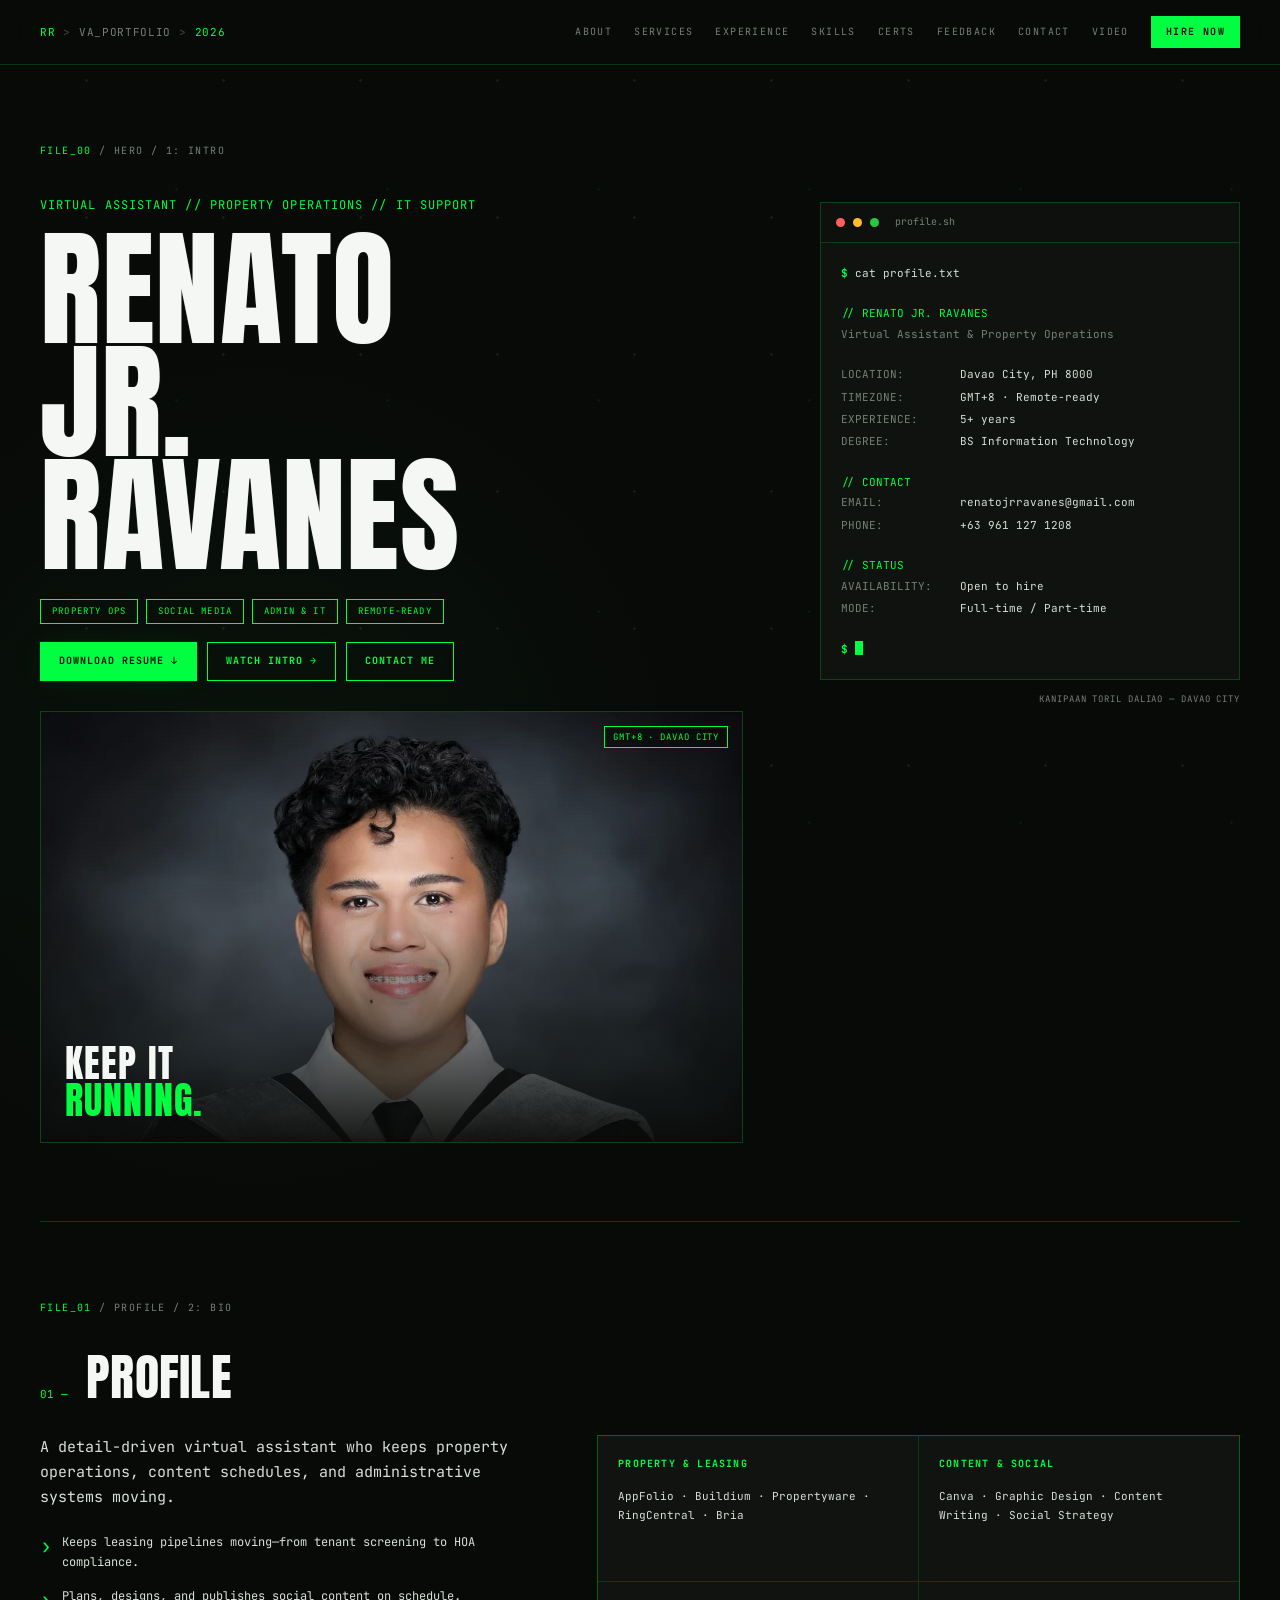
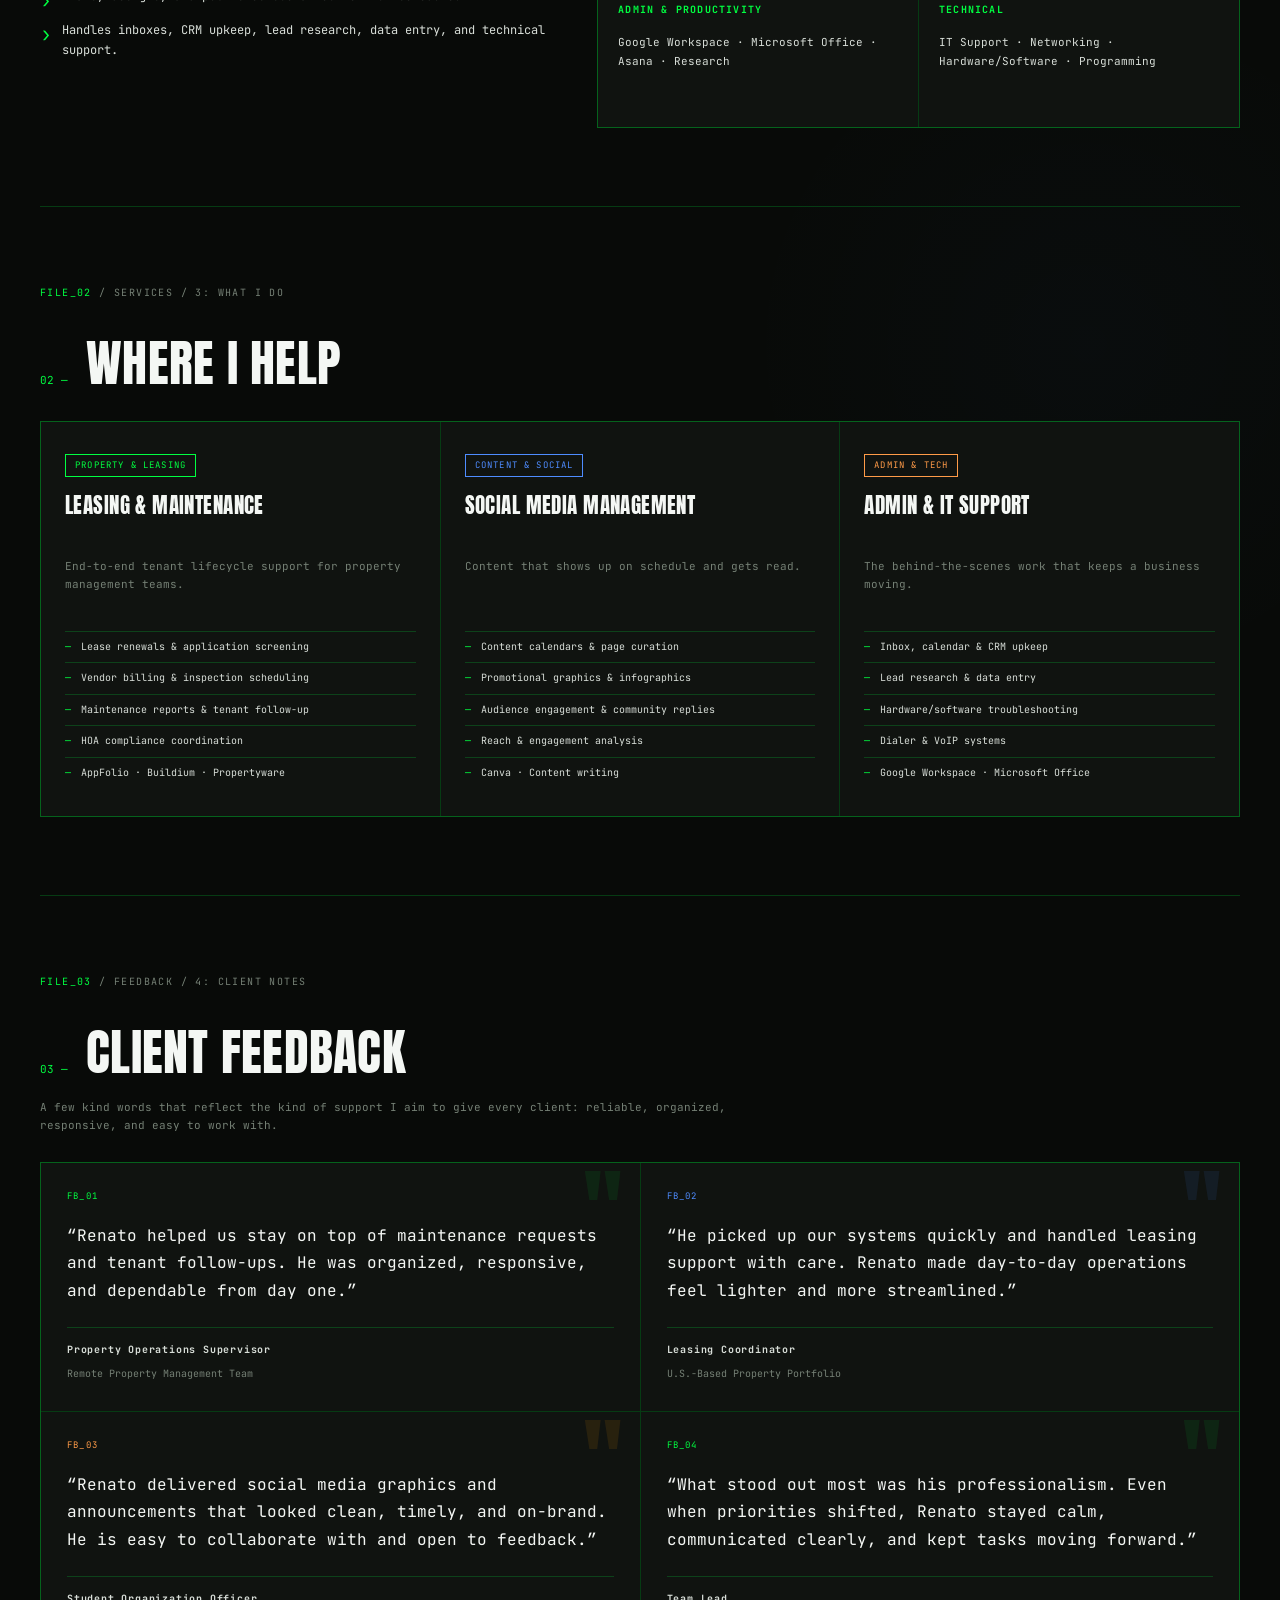
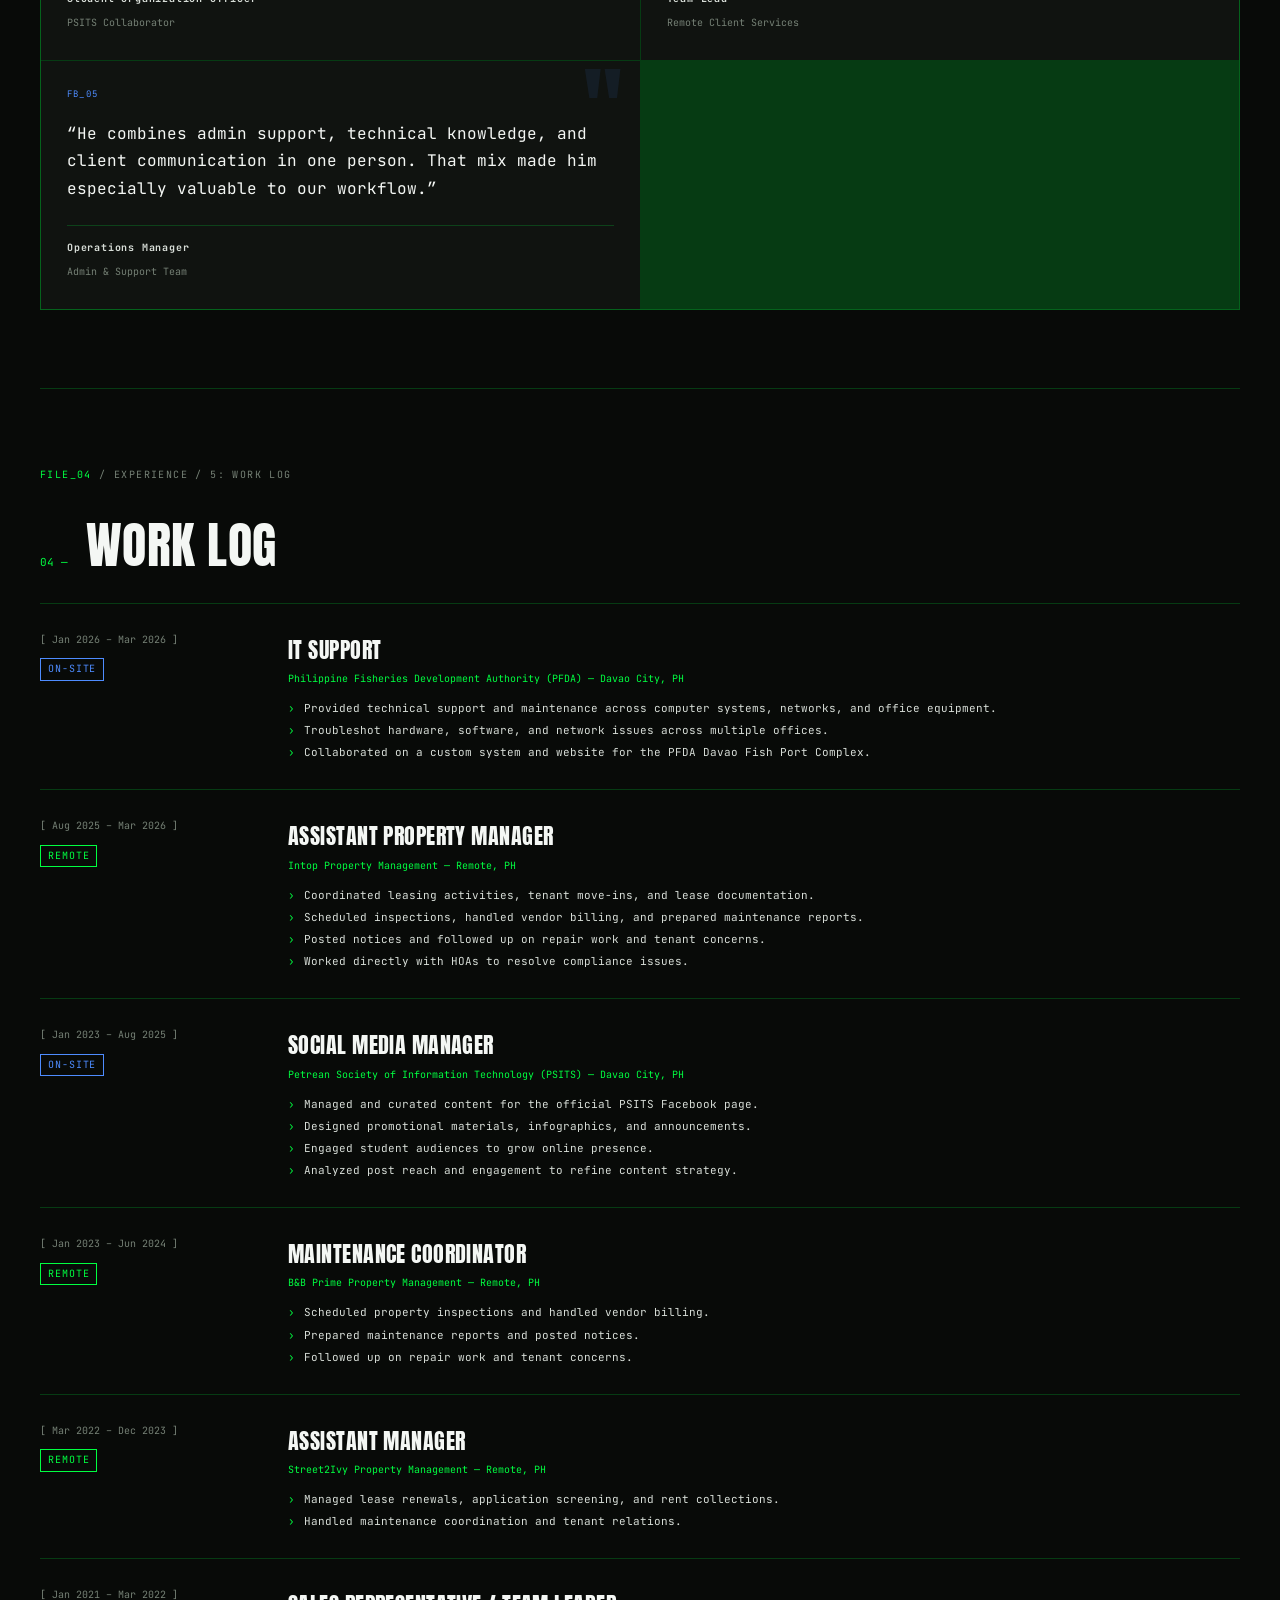
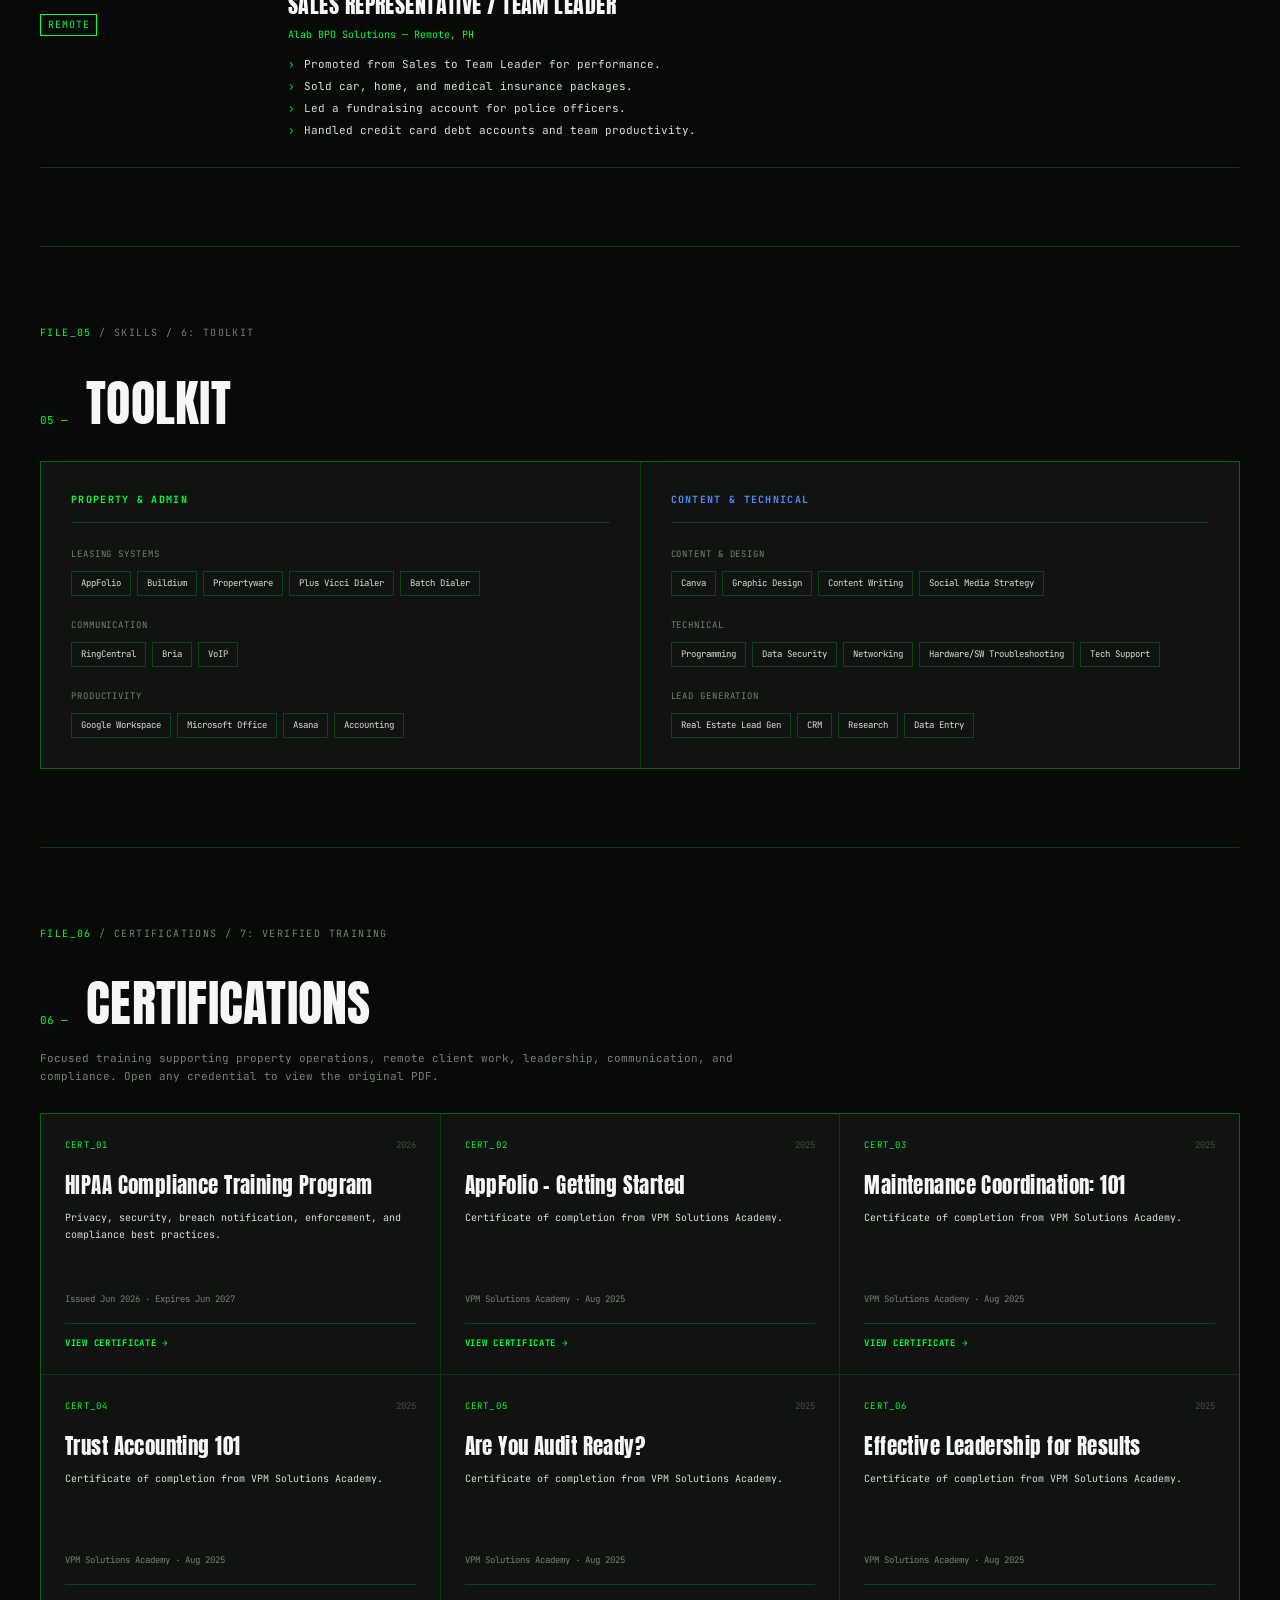
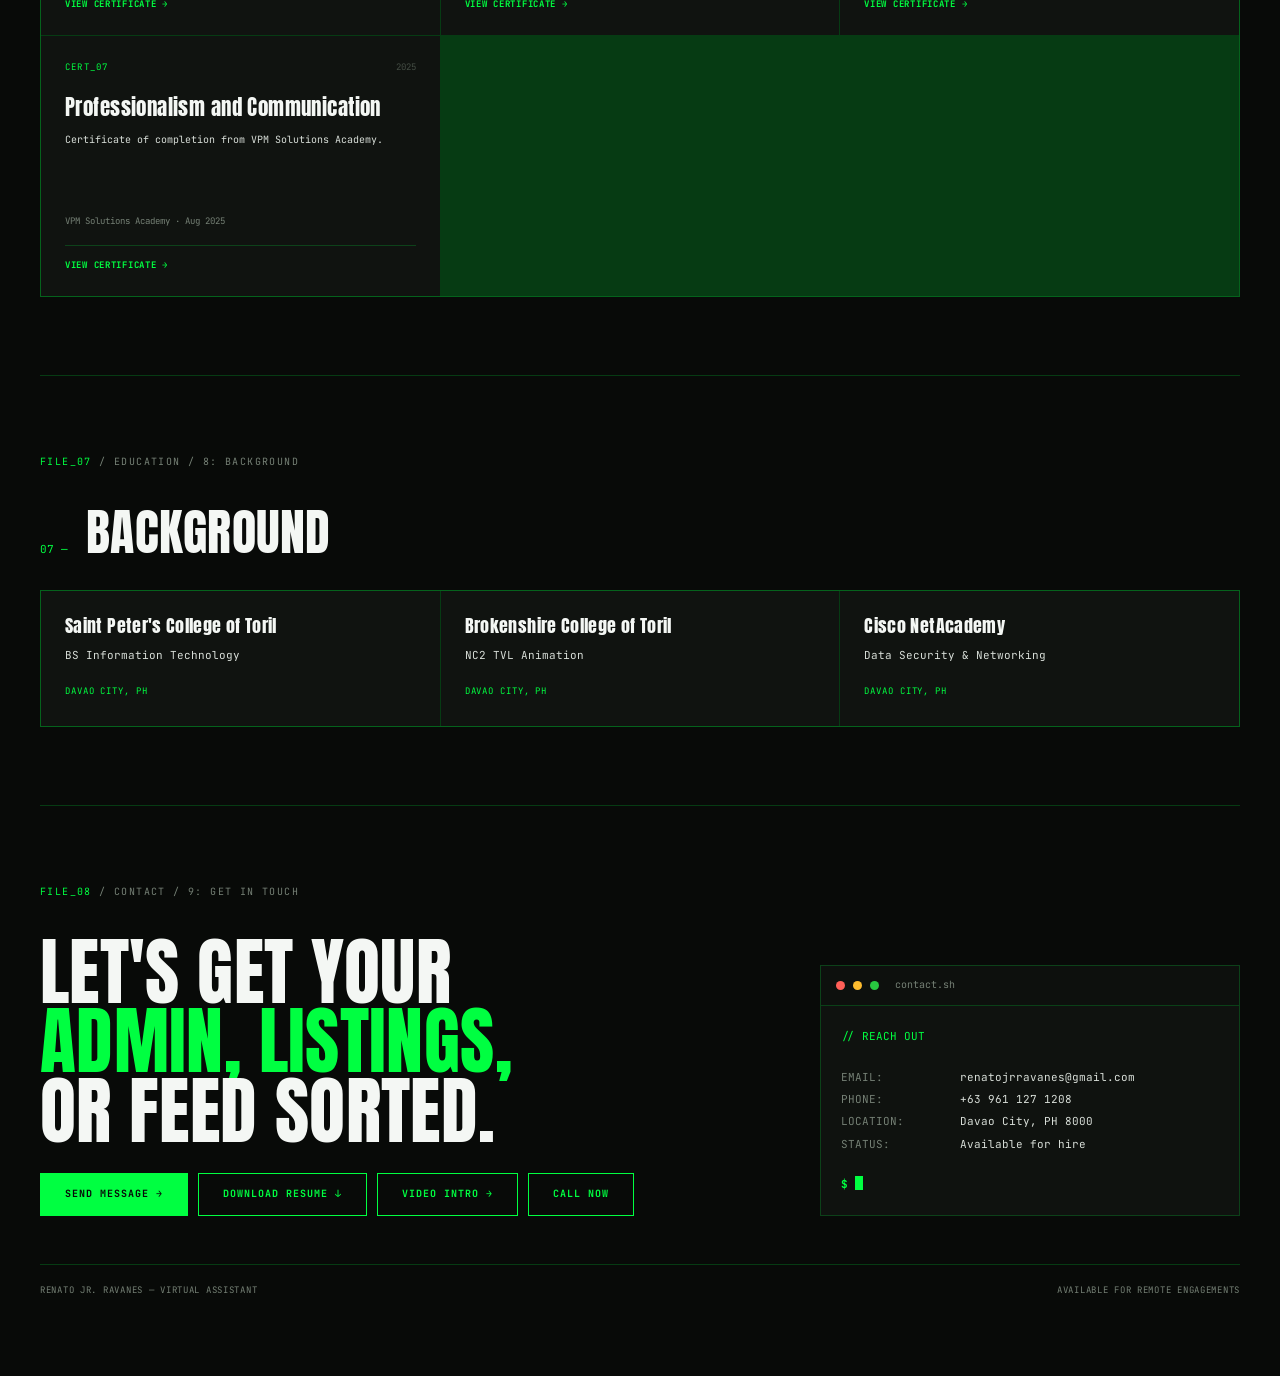
<file: index.html>
<!doctype html>
<html lang="en">
<head>
  <meta charset="utf-8">
  <script>document.documentElement.classList.add("js")</script>
  <meta name="viewport" content="width=device-width, initial-scale=1">
  <meta name="theme-color" content="#080a08">
  <meta name="description" content="Portfolio of Renato Jr. Ravanes — Virtual Assistant, Property Operations, Social Media Management, and IT Support.">
  <meta property="og:title" content="Renato Jr. Ravanes — Virtual Assistant">
  <meta property="og:description" content="Property operations, social media management, admin, and IT support.">
  <meta property="og:type" content="website">
  <meta property="og:image" content="assets/profile.webp">
  <title>Renato Jr. Ravanes — Virtual Assistant</title>
  <link rel="preconnect" href="https://fonts.googleapis.com">
  <link rel="preconnect" href="https://fonts.gstatic.com" crossorigin>
  <link href="https://fonts.googleapis.com/css2?family=Anton&family=JetBrains+Mono:wght@400;500;600;700&display=swap" rel="stylesheet">
  <link rel="stylesheet" href="styles.css">
  <link rel="icon" href="data:image/svg+xml,<svg xmlns=%22http://www.w3.org/2000/svg%22 viewBox=%220 0 64 64%22><rect width=%2264%22 height=%2264%22 fill=%22%23080a08%22/><text x=%2250%25%22 y=%2255%25%22 dominant-baseline=%22middle%22 text-anchor=%22middle%22 font-size=%2227%22 font-family=%22monospace%22 fill=%22%2300ff41%22>RR</text></svg>">
</head>
<body>
  <a class="skip-link" href="#main">Skip to content</a>

  <header class="site-header" id="top">
    <nav class="nav shell" aria-label="Primary navigation">
      <a class="brand" href="#top" aria-label="Renato Jr. Ravanes home">
        <span class="brand-mark">RR</span><span class="prompt">&gt;</span><span>VA_PORTFOLIO</span><span class="prompt">&gt;</span><span class="year">2026</span>
      </a>
      <button class="menu-button" type="button" aria-expanded="false" aria-controls="nav-links">
        <span class="sr-only">Open navigation</span>
        <span></span><span></span><span></span>
      </button>
      <div class="nav-links" id="nav-links">
        <a href="#about">ABOUT</a>
        <a href="#services">SERVICES</a>
        <a href="#experience">EXPERIENCE</a>
        <a href="#skills">SKILLS</a>
        <a href="#certifications">CERTS</a>
        <a href="#feedback">FEEDBACK</a>
        <a href="#contact">CONTACT</a>
        <a href="video-introduction.html">VIDEO</a>
        <a class="nav-cta" href="mailto:renatojrravanes@gmail.com?subject=Portfolio%20Inquiry">HIRE NOW</a>
      </div>
    </nav>
  </header>

  <main id="main">
    <section class="hero shell section-pad" aria-labelledby="hero-title">
      <div class="file-label"><span>FILE_00</span> / HERO / 1: INTRO</div>
      <div class="hero-grid">
        <div class="hero-copy reveal">
          <p class="kicker">VIRTUAL ASSISTANT // PROPERTY OPERATIONS // IT SUPPORT</p>
          <h1 id="hero-title">RENATO<br>JR.<br>RAVANES</h1>
          <div class="tag-row" aria-label="Professional focus areas">
            <span>PROPERTY OPS</span><span>SOCIAL MEDIA</span><span>ADMIN &amp; IT</span><span>REMOTE-READY</span>
          </div>
          <div class="hero-actions" aria-label="Portfolio actions">
            <a class="primary-button resume-button" href="assets/Renato_Jr_Ravanes_Resume.pdf" download>DOWNLOAD RESUME ↓</a>
            <a class="secondary-button" href="video-introduction.html">WATCH INTRO →</a>
            <a class="secondary-button" href="#contact">CONTACT ME</a>
          </div>
          <div class="portrait-card">
            <img src="assets/profile.webp" alt="Portrait of Renato Jr. Ravanes" width="1200" height="1500">
            <div class="portrait-shade"></div>
            <p class="portrait-line">KEEP IT<br><strong>RUNNING.</strong></p>
            <span class="location-chip">GMT+8 · DAVAO CITY</span>
          </div>
        </div>

        <aside class="hero-aside reveal" aria-label="Profile summary">
          <div class="terminal">
            <div class="terminal-bar"><i></i><i></i><i></i><span>profile.sh</span></div>
            <div class="terminal-body">
              <p><b>$</b> cat profile.txt</p>
              <br>
              <p class="accent">// RENATO JR. RAVANES</p>
              <p class="muted">Virtual Assistant &amp; Property Operations</p>
              <br>
              <dl class="terminal-list">
                <div><dt>LOCATION:</dt><dd>Davao City, PH 8000</dd></div>
                <div><dt>TIMEZONE:</dt><dd>GMT+8 · Remote-ready</dd></div>
                <div><dt>EXPERIENCE:</dt><dd>5+ years</dd></div>
                <div><dt>DEGREE:</dt><dd>BS Information Technology</dd></div>
              </dl>
              <br>
              <p class="accent">// CONTACT</p>
              <dl class="terminal-list">
                <div><dt>EMAIL:</dt><dd><a href="mailto:renatojrravanes@gmail.com">renatojrravanes@gmail.com</a></dd></div>
                <div><dt>PHONE:</dt><dd><a href="tel:+639611271208">+63 961 127 1208</a></dd></div>
              </dl>
              <br>
              <p class="accent">// STATUS</p>
              <dl class="terminal-list">
                <div><dt>AVAILABILITY:</dt><dd class="accent">Open to hire</dd></div>
                <div><dt>MODE:</dt><dd>Full-time / Part-time</dd></div>
              </dl>
              <br>
              <p><b>$</b> <span class="cursor" aria-hidden="true"></span></p>
            </div>
          </div>
          <p class="aside-note">KANIPAAN TORIL DALIAO — DAVAO CITY</p>
        </aside>
      </div>
    </section>

    <section class="shell section-pad ruled-top" id="about" aria-labelledby="about-title">
      <div class="file-label"><span>FILE_01</span> / PROFILE / 2: BIO</div>
      <div class="section-title"><span>01 —</span><h2 id="about-title">PROFILE</h2></div>
      <div class="about-grid">
        <div class="reveal">
          <p class="lead">A detail-driven virtual assistant who keeps property operations, content schedules, and administrative systems moving.</p>
          <ul class="arrow-list">
            <li>Keeps leasing pipelines moving—from tenant screening to HOA compliance.</li>
            <li>Plans, designs, and publishes social content on schedule.</li>
            <li>Handles inboxes, CRM upkeep, lead research, data entry, and technical support.</li>
          </ul>
        </div>
        <div class="capability-grid reveal">
          <article><h3>PROPERTY &amp; LEASING</h3><p>AppFolio · Buildium · Propertyware · RingCentral · Bria</p></article>
          <article><h3>CONTENT &amp; SOCIAL</h3><p>Canva · Graphic Design · Content Writing · Social Strategy</p></article>
          <article><h3>ADMIN &amp; PRODUCTIVITY</h3><p>Google Workspace · Microsoft Office · Asana · Research</p></article>
          <article><h3>TECHNICAL</h3><p>IT Support · Networking · Hardware/Software · Programming</p></article>
        </div>
      </div>
    </section>

    <section class="shell section-pad ruled-top" id="services" aria-labelledby="services-title">
      <div class="file-label"><span>FILE_02</span> / SERVICES / 3: WHAT I DO</div>
      <div class="section-title"><span>02 —</span><h2 id="services-title">WHERE I HELP</h2></div>
      <div class="service-grid">
        <article class="service-card reveal">
          <p class="service-tag">PROPERTY &amp; LEASING</p>
          <h3>LEASING &amp; MAINTENANCE</h3>
          <p class="muted">End-to-end tenant lifecycle support for property management teams.</p>
          <ul><li>Lease renewals &amp; application screening</li><li>Vendor billing &amp; inspection scheduling</li><li>Maintenance reports &amp; tenant follow-up</li><li>HOA compliance coordination</li><li>AppFolio · Buildium · Propertyware</li></ul>
        </article>
        <article class="service-card reveal">
          <p class="service-tag blue">CONTENT &amp; SOCIAL</p>
          <h3>SOCIAL MEDIA MANAGEMENT</h3>
          <p class="muted">Content that shows up on schedule and gets read.</p>
          <ul><li>Content calendars &amp; page curation</li><li>Promotional graphics &amp; infographics</li><li>Audience engagement &amp; community replies</li><li>Reach &amp; engagement analysis</li><li>Canva · Content writing</li></ul>
        </article>
        <article class="service-card reveal">
          <p class="service-tag orange">ADMIN &amp; TECH</p>
          <h3>ADMIN &amp; IT SUPPORT</h3>
          <p class="muted">The behind-the-scenes work that keeps a business moving.</p>
          <ul><li>Inbox, calendar &amp; CRM upkeep</li><li>Lead research &amp; data entry</li><li>Hardware/software troubleshooting</li><li>Dialer &amp; VoIP systems</li><li>Google Workspace · Microsoft Office</li></ul>
        </article>
      </div>
    </section>

    <section class="shell section-pad ruled-top" id="feedback" aria-labelledby="feedback-title">
      <div class="file-label"><span>FILE_03</span> / FEEDBACK / 4: CLIENT NOTES</div>
      <div class="section-title"><span>03 —</span><h2 id="feedback-title">CLIENT FEEDBACK</h2></div>
      <p class="section-intro reveal">A few kind words that reflect the kind of support I aim to give every client: reliable, organized, responsive, and easy to work with.</p>
      <div class="feedback-grid">
        <article class="feedback-card reveal">
          <span class="feedback-code">FB_01</span>
          <p class="quote">“Renato helped us stay on top of maintenance requests and tenant follow-ups. He was organized, responsive, and dependable from day one.”</p>
          <div class="feedback-meta">
            <strong>Property Operations Supervisor</strong>
            <span>Remote Property Management Team</span>
          </div>
        </article>
        <article class="feedback-card reveal accent-blue">
          <span class="feedback-code">FB_02</span>
          <p class="quote">“He picked up our systems quickly and handled leasing support with care. Renato made day-to-day operations feel lighter and more streamlined.”</p>
          <div class="feedback-meta">
            <strong>Leasing Coordinator</strong>
            <span>U.S.-Based Property Portfolio</span>
          </div>
        </article>
        <article class="feedback-card reveal accent-orange">
          <span class="feedback-code">FB_03</span>
          <p class="quote">“Renato delivered social media graphics and announcements that looked clean, timely, and on-brand. He is easy to collaborate with and open to feedback.”</p>
          <div class="feedback-meta">
            <strong>Student Organization Officer</strong>
            <span>PSITS Collaborator</span>
          </div>
        </article>
        <article class="feedback-card reveal">
          <span class="feedback-code">FB_04</span>
          <p class="quote">“What stood out most was his professionalism. Even when priorities shifted, Renato stayed calm, communicated clearly, and kept tasks moving forward.”</p>
          <div class="feedback-meta">
            <strong>Team Lead</strong>
            <span>Remote Client Services</span>
          </div>
        </article>
        <article class="feedback-card reveal accent-blue">
          <span class="feedback-code">FB_05</span>
          <p class="quote">“He combines admin support, technical knowledge, and client communication in one person. That mix made him especially valuable to our workflow.”</p>
          <div class="feedback-meta">
            <strong>Operations Manager</strong>
            <span>Admin &amp; Support Team</span>
          </div>
        </article>
      </div>
    </section>

    <section class="shell section-pad ruled-top" id="experience" aria-labelledby="experience-title">
      <div class="file-label"><span>FILE_04</span> / EXPERIENCE / 5: WORK LOG</div>
      <div class="section-title"><span>04 —</span><h2 id="experience-title">WORK LOG</h2></div>
      <div class="timeline">
        <article class="job reveal"><div class="job-meta"><p>[ Jan 2026 – Mar 2026 ]</p><span class="status on-site">ON-SITE</span></div><div><h3>IT SUPPORT</h3><h4>Philippine Fisheries Development Authority (PFDA) — Davao City, PH</h4><ul><li>Provided technical support and maintenance across computer systems, networks, and office equipment.</li><li>Troubleshot hardware, software, and network issues across multiple offices.</li><li>Collaborated on a custom system and website for the PFDA Davao Fish Port Complex.</li></ul></div></article>
        <article class="job reveal"><div class="job-meta"><p>[ Aug 2025 – Mar 2026 ]</p><span class="status">REMOTE</span></div><div><h3>ASSISTANT PROPERTY MANAGER</h3><h4>Intop Property Management — Remote, PH</h4><ul><li>Coordinated leasing activities, tenant move-ins, and lease documentation.</li><li>Scheduled inspections, handled vendor billing, and prepared maintenance reports.</li><li>Posted notices and followed up on repair work and tenant concerns.</li><li>Worked directly with HOAs to resolve compliance issues.</li></ul></div></article>
        <article class="job reveal"><div class="job-meta"><p>[ Jan 2023 – Aug 2025 ]</p><span class="status on-site">ON-SITE</span></div><div><h3>SOCIAL MEDIA MANAGER</h3><h4>Petrean Society of Information Technology (PSITS) — Davao City, PH</h4><ul><li>Managed and curated content for the official PSITS Facebook page.</li><li>Designed promotional materials, infographics, and announcements.</li><li>Engaged student audiences to grow online presence.</li><li>Analyzed post reach and engagement to refine content strategy.</li></ul></div></article>
        <article class="job reveal"><div class="job-meta"><p>[ Jan 2023 – Jun 2024 ]</p><span class="status">REMOTE</span></div><div><h3>MAINTENANCE COORDINATOR</h3><h4>B&amp;B Prime Property Management — Remote, PH</h4><ul><li>Scheduled property inspections and handled vendor billing.</li><li>Prepared maintenance reports and posted notices.</li><li>Followed up on repair work and tenant concerns.</li></ul></div></article>
        <article class="job reveal"><div class="job-meta"><p>[ Mar 2022 – Dec 2023 ]</p><span class="status">REMOTE</span></div><div><h3>ASSISTANT MANAGER</h3><h4>Street2Ivy Property Management — Remote, PH</h4><ul><li>Managed lease renewals, application screening, and rent collections.</li><li>Handled maintenance coordination and tenant relations.</li></ul></div></article>
        <article class="job reveal"><div class="job-meta"><p>[ Jan 2021 – Mar 2022 ]</p><span class="status">REMOTE</span></div><div><h3>SALES REPRESENTATIVE / TEAM LEADER</h3><h4>Alab BPO Solutions — Remote, PH</h4><ul><li>Promoted from Sales to Team Leader for performance.</li><li>Sold car, home, and medical insurance packages.</li><li>Led a fundraising account for police officers.</li><li>Handled credit card debt accounts and team productivity.</li></ul></div></article>
      </div>
    </section>

    <section class="shell section-pad ruled-top" id="skills" aria-labelledby="skills-title">
      <div class="file-label"><span>FILE_05</span> / SKILLS / 6: TOOLKIT</div>
      <div class="section-title"><span>05 —</span><h2 id="skills-title">TOOLKIT</h2></div>
      <div class="skills-grid">
        <article class="skill-column reveal"><h3>PROPERTY &amp; ADMIN</h3><div class="skill-group"><h4>LEASING SYSTEMS</h4><div class="pills"><span>AppFolio</span><span>Buildium</span><span>Propertyware</span><span>Plus Vicci Dialer</span><span>Batch Dialer</span></div></div><div class="skill-group"><h4>COMMUNICATION</h4><div class="pills"><span>RingCentral</span><span>Bria</span><span>VoIP</span></div></div><div class="skill-group"><h4>PRODUCTIVITY</h4><div class="pills"><span>Google Workspace</span><span>Microsoft Office</span><span>Asana</span><span>Accounting</span></div></div></article>
        <article class="skill-column blue-head reveal"><h3>CONTENT &amp; TECHNICAL</h3><div class="skill-group"><h4>CONTENT &amp; DESIGN</h4><div class="pills"><span>Canva</span><span>Graphic Design</span><span>Content Writing</span><span>Social Media Strategy</span></div></div><div class="skill-group"><h4>TECHNICAL</h4><div class="pills"><span>Programming</span><span>Data Security</span><span>Networking</span><span>Hardware/SW Troubleshooting</span><span>Tech Support</span></div></div><div class="skill-group"><h4>LEAD GENERATION</h4><div class="pills"><span>Real Estate Lead Gen</span><span>CRM</span><span>Research</span><span>Data Entry</span></div></div></article>
      </div>
    </section>


    <section class="shell section-pad ruled-top" id="certifications" aria-labelledby="certifications-title">
      <div class="file-label"><span>FILE_06</span> / CERTIFICATIONS / 7: VERIFIED TRAINING</div>
      <div class="section-title"><span>06 —</span><h2 id="certifications-title">CERTIFICATIONS</h2></div>
      <p class="section-intro reveal">Focused training supporting property operations, remote client work, leadership, communication, and compliance. Open any credential to view the original PDF.</p>
      <div class="cert-grid">
        <article class="cert-card reveal">
          <div><span class="cert-code">CERT_01</span><span class="cert-date">2026</span></div>
          <h3>HIPAA Compliance Training Program</h3>
          <p>Privacy, security, breach notification, enforcement, and compliance best practices.</p>
          <span class="cert-meta">Issued Jun 2026 · Expires Jun 2027</span>
          <a href="assets/certificates/hipaa-compliance.pdf" target="_blank" rel="noopener">VIEW CERTIFICATE →</a>
        </article>
        <article class="cert-card reveal">
          <div><span class="cert-code">CERT_02</span><span class="cert-date">2025</span></div>
          <h3>AppFolio - Getting Started</h3>
          <p>Certificate of completion from VPM Solutions Academy.</p>
          <span class="cert-meta">VPM Solutions Academy · Aug 2025</span>
          <a href="assets/certificates/appfolio-getting-started.pdf" target="_blank" rel="noopener">VIEW CERTIFICATE →</a>
        </article>
        <article class="cert-card reveal">
          <div><span class="cert-code">CERT_03</span><span class="cert-date">2025</span></div>
          <h3>Maintenance Coordination: 101</h3>
          <p>Certificate of completion from VPM Solutions Academy.</p>
          <span class="cert-meta">VPM Solutions Academy · Aug 2025</span>
          <a href="assets/certificates/maintenance-coordination-101.pdf" target="_blank" rel="noopener">VIEW CERTIFICATE →</a>
        </article>
        <article class="cert-card reveal">
          <div><span class="cert-code">CERT_04</span><span class="cert-date">2025</span></div>
          <h3>Trust Accounting 101</h3>
          <p>Certificate of completion from VPM Solutions Academy.</p>
          <span class="cert-meta">VPM Solutions Academy · Aug 2025</span>
          <a href="assets/certificates/trust-accounting-101.pdf" target="_blank" rel="noopener">VIEW CERTIFICATE →</a>
        </article>
        <article class="cert-card reveal">
          <div><span class="cert-code">CERT_05</span><span class="cert-date">2025</span></div>
          <h3>Are You Audit Ready?</h3>
          <p>Certificate of completion from VPM Solutions Academy.</p>
          <span class="cert-meta">VPM Solutions Academy · Aug 2025</span>
          <a href="assets/certificates/audit-ready.pdf" target="_blank" rel="noopener">VIEW CERTIFICATE →</a>
        </article>
        <article class="cert-card reveal">
          <div><span class="cert-code">CERT_06</span><span class="cert-date">2025</span></div>
          <h3>Effective Leadership for Results</h3>
          <p>Certificate of completion from VPM Solutions Academy.</p>
          <span class="cert-meta">VPM Solutions Academy · Aug 2025</span>
          <a href="assets/certificates/effective-leadership.pdf" target="_blank" rel="noopener">VIEW CERTIFICATE →</a>
        </article>
        <article class="cert-card reveal">
          <div><span class="cert-code">CERT_07</span><span class="cert-date">2025</span></div>
          <h3>Professionalism and Communication</h3>
          <p>Certificate of completion from VPM Solutions Academy.</p>
          <span class="cert-meta">VPM Solutions Academy · Aug 2025</span>
          <a href="assets/certificates/professionalism-communication.pdf" target="_blank" rel="noopener">VIEW CERTIFICATE →</a>
        </article>
      </div>
    </section>

    <section class="shell section-pad ruled-top" id="education" aria-labelledby="education-title">
      <div class="file-label"><span>FILE_07</span> / EDUCATION / 8: BACKGROUND</div>
      <div class="section-title"><span>07 —</span><h2 id="education-title">BACKGROUND</h2></div>
      <div class="education-grid">
        <article class="reveal"><h3>Saint Peter's College of Toril</h3><p>BS Information Technology</p><span>DAVAO CITY, PH</span></article>
        <article class="reveal"><h3>Brokenshire College of Toril</h3><p>NC2 TVL Animation</p><span>DAVAO CITY, PH</span></article>
        <article class="reveal"><h3>Cisco NetAcademy</h3><p>Data Security &amp; Networking</p><span>DAVAO CITY, PH</span></article>
      </div>
    </section>
  </main>

  <footer class="shell section-pad ruled-top" id="contact">
    <div class="file-label"><span>FILE_08</span> / CONTACT / 9: GET IN TOUCH</div>
    <div class="contact-grid">
      <div class="reveal">
        <h2>LET'S GET YOUR<br><strong>ADMIN, LISTINGS,</strong><br>OR FEED SORTED.</h2>
        <div class="contact-actions"><a class="primary-button" href="mailto:renatojrravanes@gmail.com?subject=Portfolio%20Inquiry">SEND MESSAGE →</a><a class="secondary-button" href="assets/Renato_Jr_Ravanes_Resume.pdf" download>DOWNLOAD RESUME ↓</a><a class="secondary-button" href="video-introduction.html">VIDEO INTRO →</a><a class="secondary-button" href="tel:+639611271208">CALL NOW</a></div>
      </div>
      <div class="terminal reveal">
        <div class="terminal-bar"><i></i><i></i><i></i><span>contact.sh</span></div>
        <div class="terminal-body">
          <p class="accent">// REACH OUT</p><br>
          <dl class="terminal-list"><div><dt>EMAIL:</dt><dd><a href="mailto:renatojrravanes@gmail.com">renatojrravanes@gmail.com</a></dd></div><div><dt>PHONE:</dt><dd><a href="tel:+639611271208">+63 961 127 1208</a></dd></div><div><dt>LOCATION:</dt><dd>Davao City, PH 8000</dd></div><div><dt>STATUS:</dt><dd class="accent">Available for hire</dd></div></dl>
          <br><p><b>$</b> <span class="cursor" aria-hidden="true"></span></p>
        </div>
      </div>
    </div>
    <div class="footer-line"><span>RENATO JR. RAVANES — VIRTUAL ASSISTANT</span><span>AVAILABLE FOR REMOTE ENGAGEMENTS</span></div>
  </footer>

  <script src="script.js"></script>
</body>
</html>
</file>
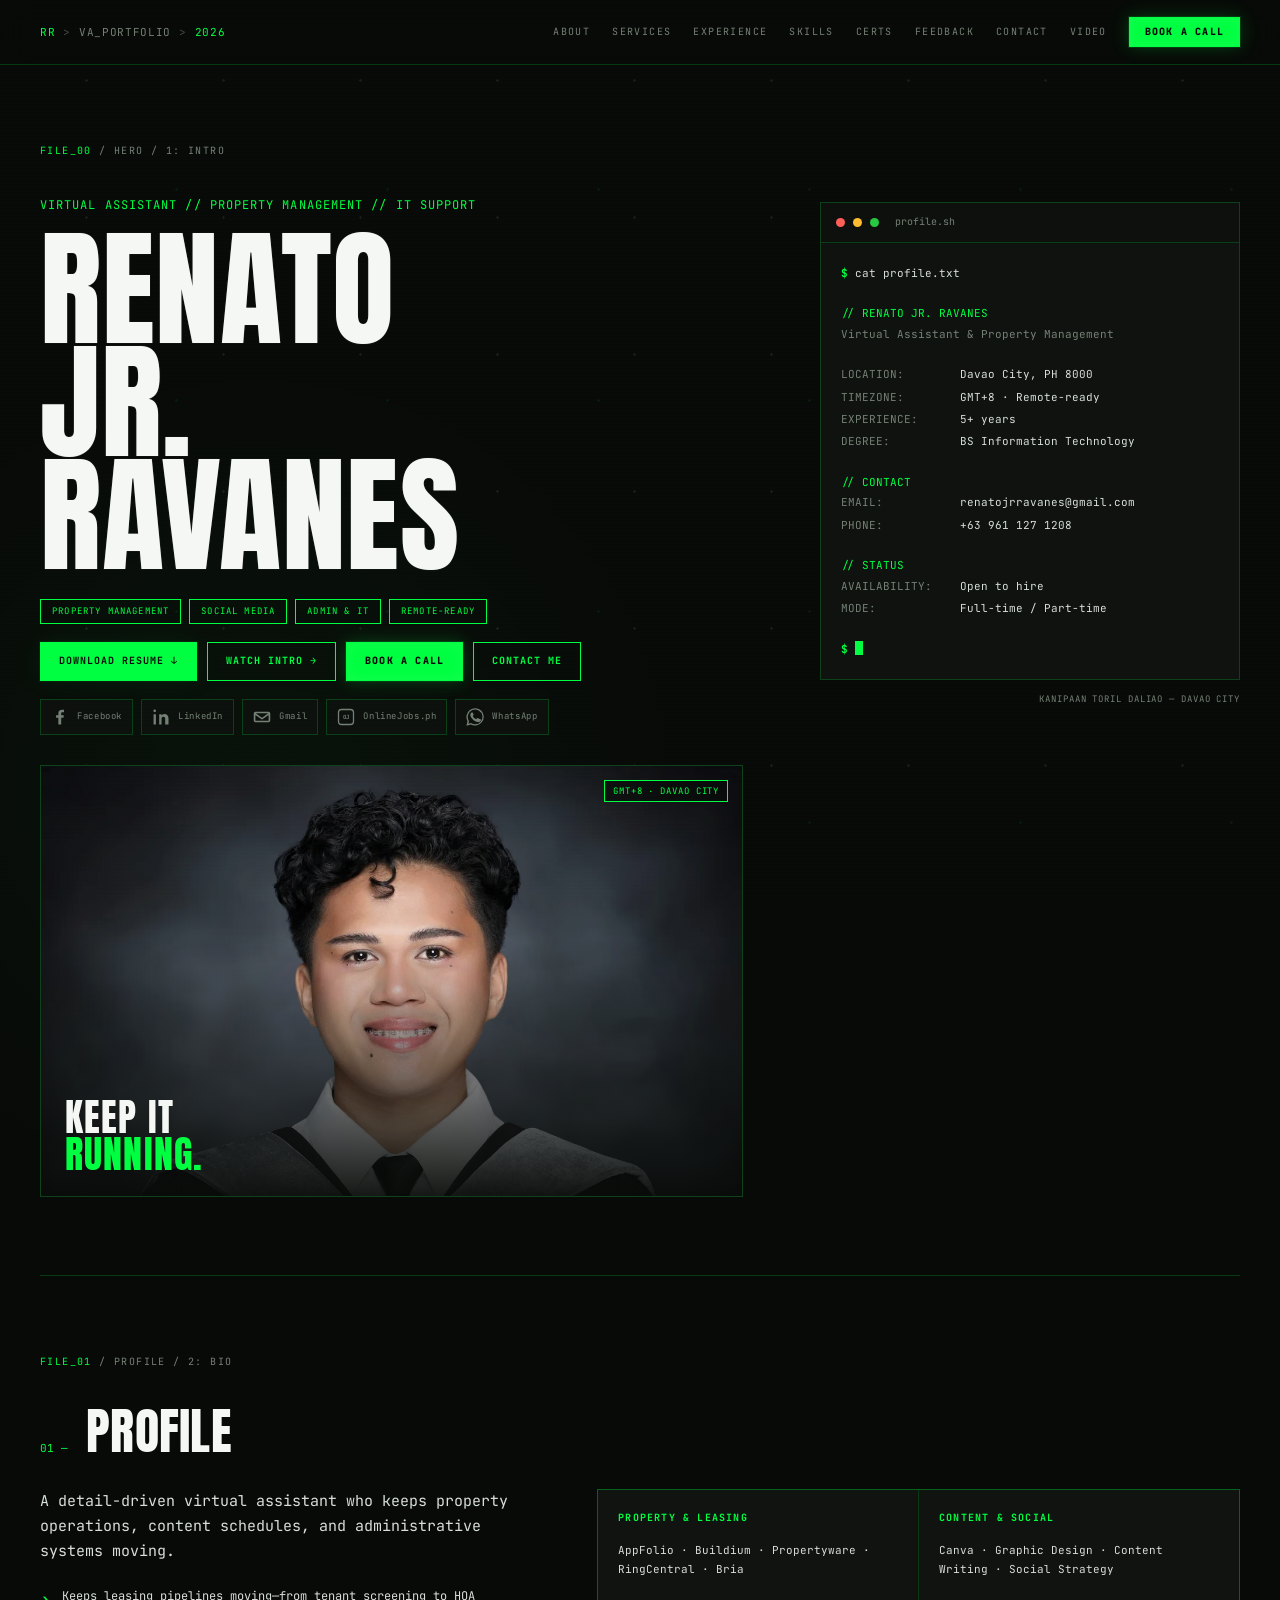
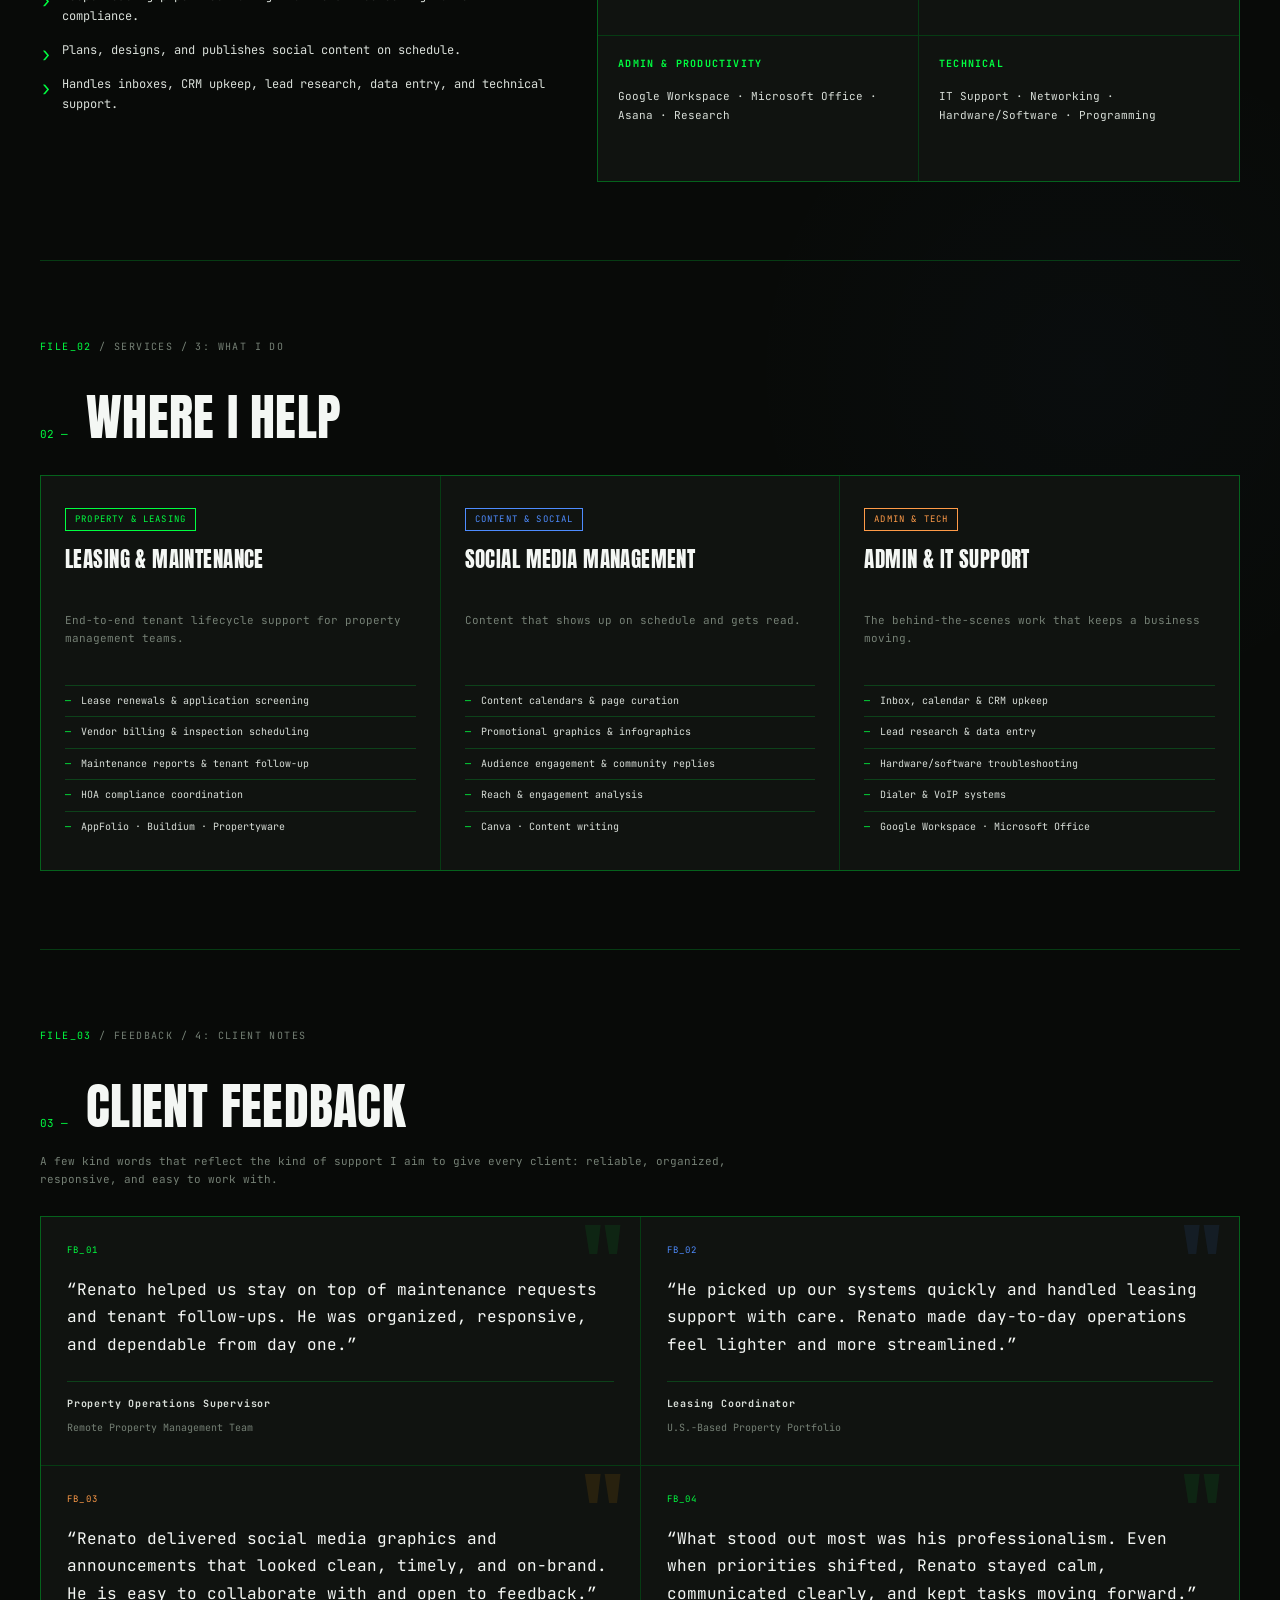
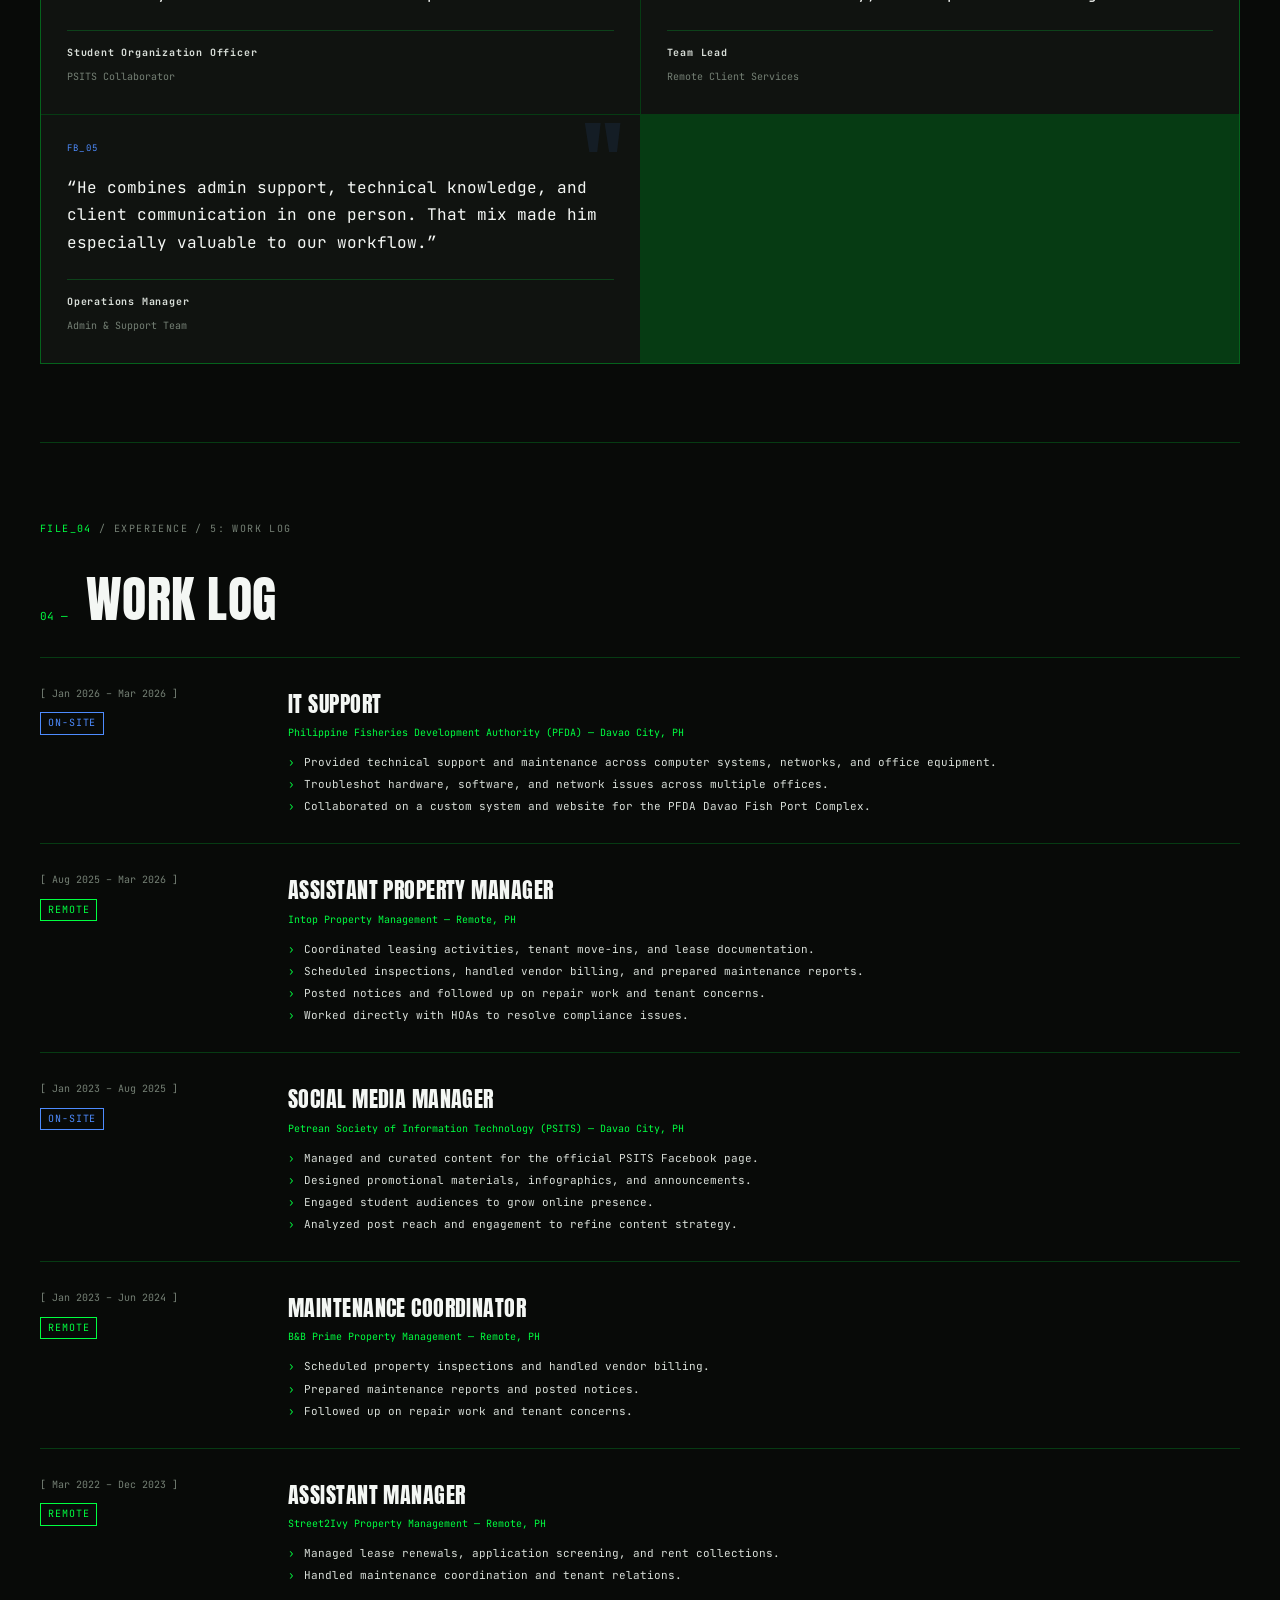
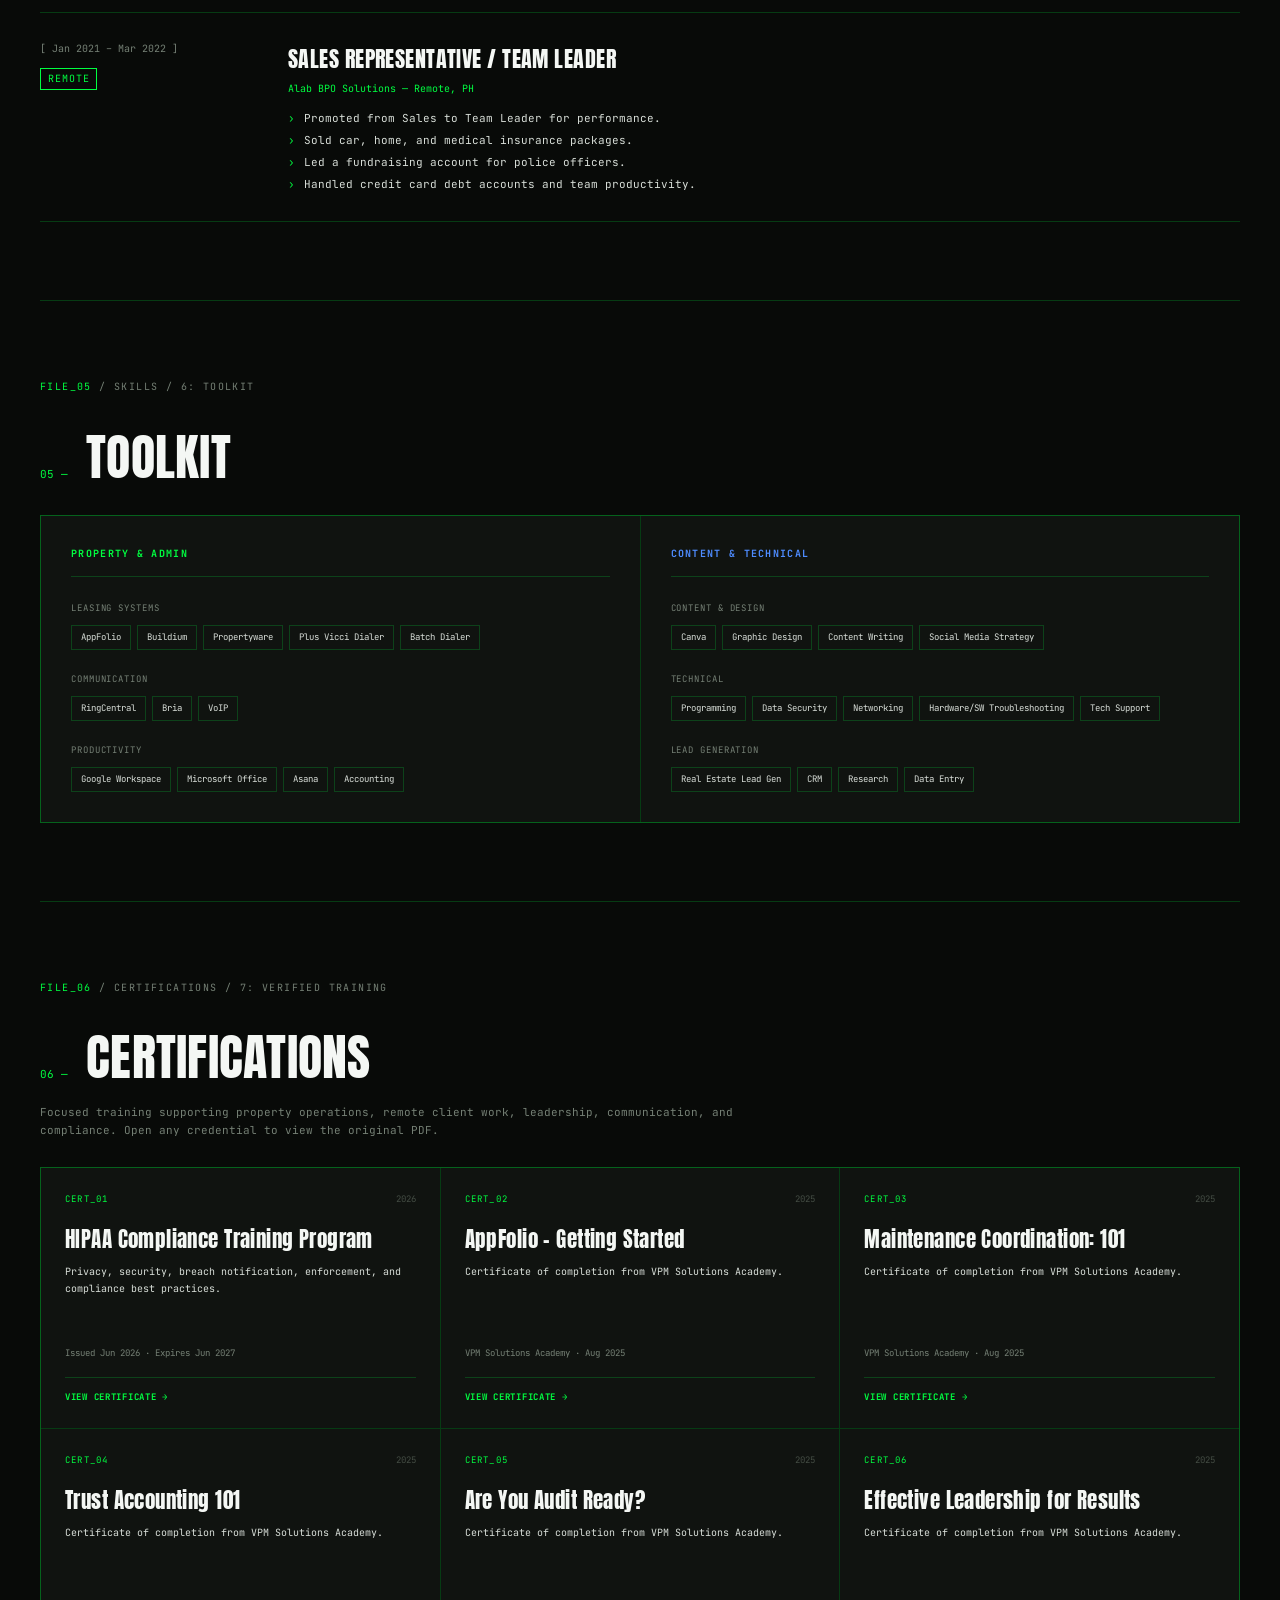
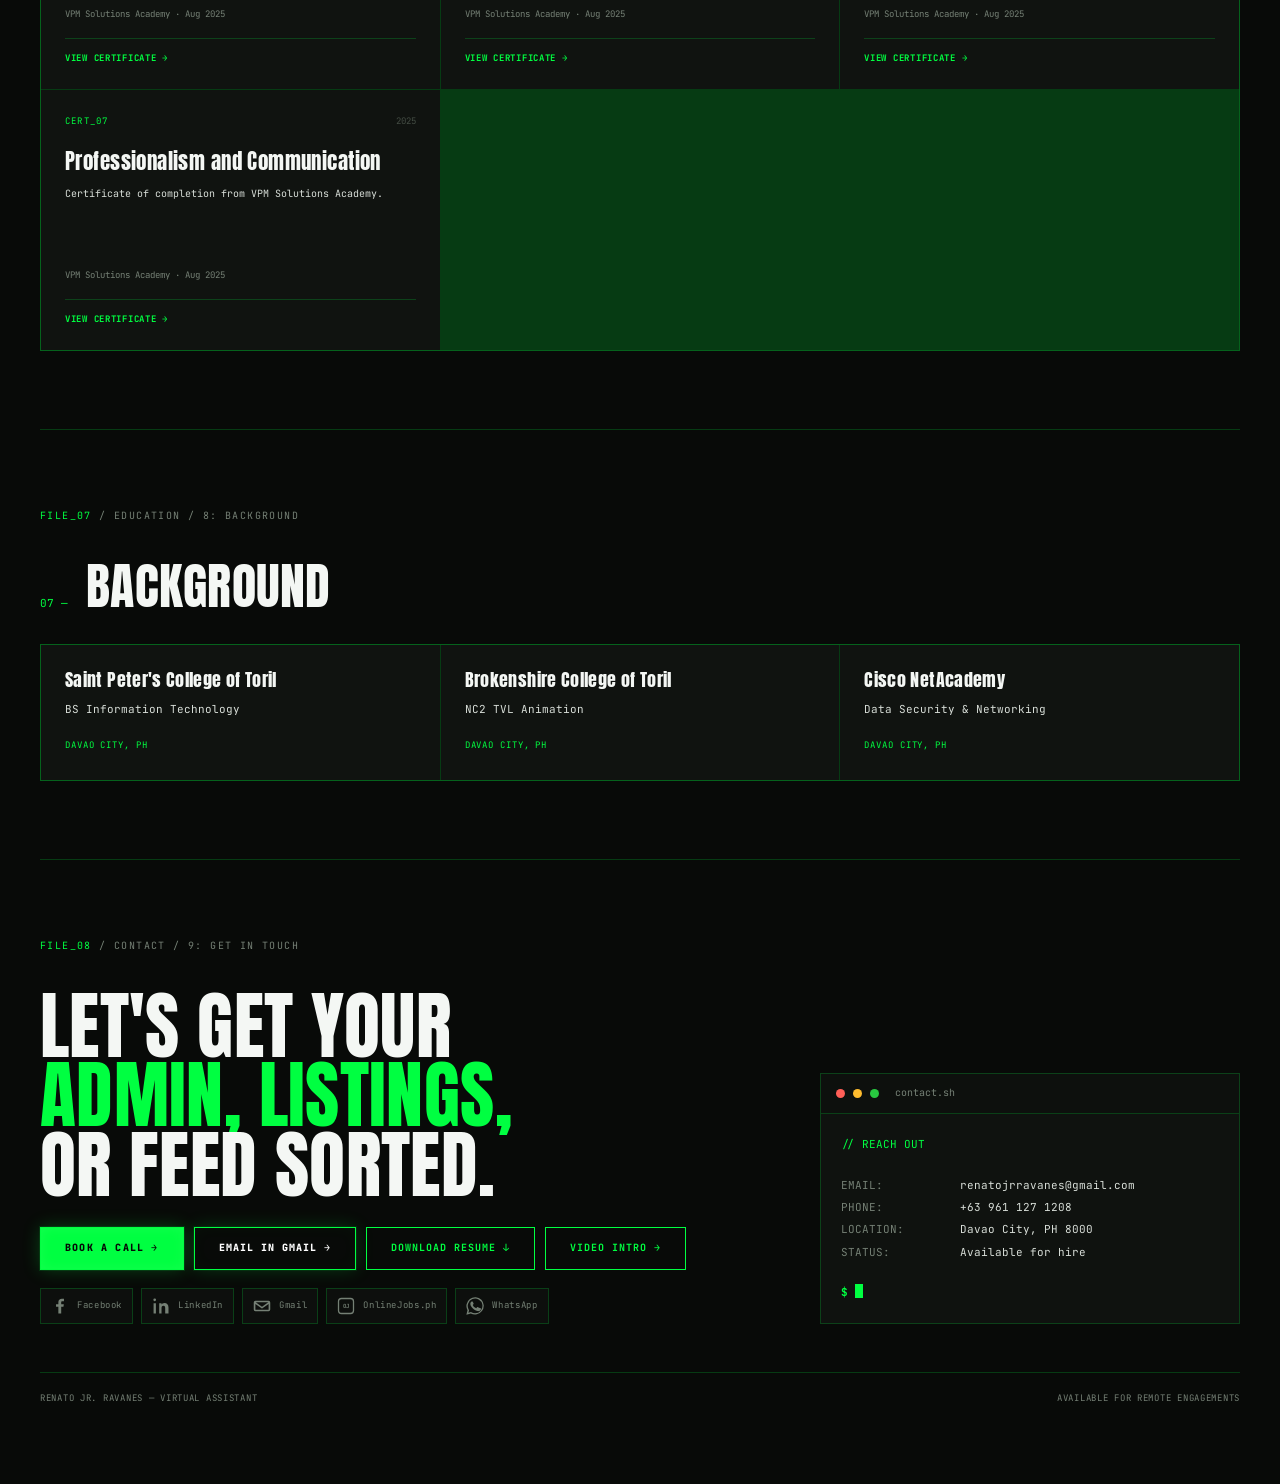
<file: home.html>
<!doctype html>
<html lang="en">
<head>
  <meta charset="utf-8">
  <script>document.documentElement.classList.add("js")</script>
  <meta name="viewport" content="width=device-width, initial-scale=1">
  <meta name="theme-color" content="#080a08">
  <meta name="description" content="Portfolio of Renato Jr. Ravanes — Virtual Assistant, Property Operations, Social Media Management, and IT Support.">
  <meta property="og:title" content="Renato Jr. Ravanes — Virtual Assistant">
  <meta property="og:description" content="Property management, social media management, admin, and IT support.">
  <meta property="og:type" content="website">
  <meta property="og:image" content="assets/profile.webp">
  <title>Renato Jr. Ravanes — Virtual Assistant</title>
  <link rel="preconnect" href="https://fonts.googleapis.com">
  <link rel="preconnect" href="https://fonts.gstatic.com" crossorigin>
  <link href="https://fonts.googleapis.com/css2?family=Anton&family=JetBrains+Mono:wght@400;500;600;700&display=swap" rel="stylesheet">
  <link rel="stylesheet" href="styles.css">
  <link rel="icon" href="data:image/svg+xml,<svg xmlns=%22http://www.w3.org/2000/svg%22 viewBox=%220 0 64 64%22><rect width=%2264%22 height=%2264%22 fill=%22%23080a08%22/><text x=%2250%25%22 y=%2255%25%22 dominant-baseline=%22middle%22 text-anchor=%22middle%22 font-size=%2227%22 font-family=%22monospace%22 fill=%22%2300ff41%22>RR</text></svg>">
</head>
<body>
  <a class="skip-link" href="#main">Skip to content</a>

  <header class="site-header" id="top">
    <nav class="nav shell" aria-label="Primary navigation">
      <a class="brand" href="#top" aria-label="Renato Jr. Ravanes home">
        <span class="brand-mark">RR</span><span class="prompt">&gt;</span><span>VA_PORTFOLIO</span><span class="prompt">&gt;</span><span class="year">2026</span>
      </a>
      <button class="menu-button" type="button" aria-expanded="false" aria-controls="nav-links">
        <span class="sr-only">Open navigation</span>
        <span></span><span></span><span></span>
      </button>
      <div class="nav-links" id="nav-links">
        <a href="#about">ABOUT</a>
        <a href="#services">SERVICES</a>
        <a href="#experience">EXPERIENCE</a>
        <a href="#skills">SKILLS</a>
        <a href="#certifications">CERTS</a>
        <a href="#feedback">FEEDBACK</a>
        <a href="#contact">CONTACT</a>
        <a href="video-introduction.html">VIDEO</a>
        <button class="nav-cta book-call-trigger" type="button">BOOK A CALL</button>
      </div>
    </nav>
  </header>

  <main id="main">
    <section class="hero shell section-pad" aria-labelledby="hero-title">
      <div class="file-label"><span>FILE_00</span> / HERO / 1: INTRO</div>
      <div class="hero-grid">
        <div class="hero-copy reveal">
          <p class="kicker">VIRTUAL ASSISTANT // PROPERTY MANAGEMENT // IT SUPPORT</p>
          <h1 id="hero-title">RENATO<br>JR.<br>RAVANES</h1>
          <div class="tag-row" aria-label="Professional focus areas">
            <span>PROPERTY MANAGEMENT</span><span>SOCIAL MEDIA</span><span>ADMIN &amp; IT</span><span>REMOTE-READY</span>
          </div>
          <div class="hero-actions" aria-label="Portfolio actions">
            <a class="primary-button resume-button" href="assets/Renato_Jr_Ravanes_Resume.pdf" download>DOWNLOAD RESUME ↓</a>
            <a class="secondary-button" href="video-introduction.html">WATCH INTRO →</a>
            <button class="secondary-button book-call-trigger" type="button">BOOK A CALL</button><a class="secondary-button" href="#contact">CONTACT ME</a>
          </div>
          <div class="social-links" aria-label="Social and professional profiles">
            <a class="social-link" href="https://www.facebook.com/profile.php?id=61591829944309" target="_blank" rel="noopener noreferrer" aria-label="Facebook" title="Facebook">
              <svg viewBox="0 0 24 24" aria-hidden="true"><path d="M13.6 22v-9h3l.5-3.5h-3.5V7.3c0-1 .3-1.7 1.8-1.7h1.9V2.4c-.3 0-1.5-.1-2.8-.1-2.8 0-4.7 1.7-4.7 4.8v2.4H6.7V13h3.1v9h3.8Z"/></svg>
              <span>Facebook</span>
            </a>
            <a class="social-link" href="https://www.linkedin.com/in/renato-ravanes-936099359/" target="_blank" rel="noopener noreferrer" aria-label="LinkedIn" title="LinkedIn">
              <svg viewBox="0 0 24 24" aria-hidden="true"><path d="M5.2 8.2H2.1V22h3.1V8.2ZM3.6 2A1.8 1.8 0 1 0 3.6 5.6 1.8 1.8 0 0 0 3.6 2ZM22 14.1c0-4.2-2.2-6.2-5.2-6.2-2.4 0-3.5 1.3-4.1 2.2V8.2H9.6V22h3.1v-6.8c0-1.8.3-3.6 2.6-3.6 2.2 0 2.3 2.1 2.3 3.7V22H22v-7.9Z"/></svg>
              <span>LinkedIn</span>
            </a>
            <a class="social-link" href="https://mail.google.com/mail/?view=cm&amp;fs=1&amp;to=renatojrravanes@gmail.com&amp;su=Portfolio%20Inquiry" target="_blank" rel="noopener noreferrer" aria-label="Gmail" title="Gmail">
              <svg viewBox="0 0 24 24" aria-hidden="true"><path d="M3.2 5h17.6A2.2 2.2 0 0 1 23 7.2v9.6a2.2 2.2 0 0 1-2.2 2.2H3.2A2.2 2.2 0 0 1 1 16.8V7.2A2.2 2.2 0 0 1 3.2 5Zm.4 2 8.4 6 8.4-6H3.6Zm17.2 10V9.2l-8.2 5.9a1 1 0 0 1-1.2 0L3.2 9.2V17h17.6Z"/></svg>
              <span>Gmail</span>
            </a>
            <a class="social-link" href="https://www.onlinejobs.ph/jobseekers/info/3900097" target="_blank" rel="noopener noreferrer" aria-label="OnlineJobs.ph" title="OnlineJobs.ph">
              <svg class="oj-icon" viewBox="0 0 24 24" aria-hidden="true"><rect x="2" y="2" width="20" height="20" rx="4"/><text x="12" y="15.1" text-anchor="middle">OJ</text></svg>
              <span>OnlineJobs.ph</span>
            </a>
            <a class="social-link" href="https://wa.me/639611271208" target="_blank" rel="noopener noreferrer" aria-label="WhatsApp" title="WhatsApp">
              <svg viewBox="0 0 24 24" aria-hidden="true"><path d="M20.5 3.5A11.8 11.8 0 0 0 2 17.7L.5 23.5l5.9-1.5A11.8 11.8 0 0 0 20.5 3.5Zm-8.4 18.2a9.8 9.8 0 0 1-5-1.4l-.4-.2-3.5.9.9-3.4-.2-.4a9.8 9.8 0 1 1 8.2 4.5Zm5.4-7.4c-.3-.1-1.7-.8-2-1-.3-.1-.5-.1-.7.2l-1 1.2c-.2.3-.4.3-.7.1a8 8 0 0 1-2.3-1.4A8.7 8.7 0 0 1 9.2 11c-.2-.3 0-.5.1-.6l.5-.6.3-.5c.1-.2.1-.4 0-.6l-.9-2.2c-.2-.5-.5-.5-.7-.5h-.6c-.2 0-.6.1-.9.4-.3.4-1.2 1.2-1.2 2.9s1.2 3.3 1.4 3.6c.2.2 2.4 3.7 5.9 5.1.8.4 1.5.6 2 .7.8.3 1.6.2 2.2.1.7-.1 2.1-.9 2.4-1.7.3-.8.3-1.5.2-1.7-.1-.2-.3-.3-.6-.4Z"/></svg>
              <span>WhatsApp</span>
            </a>
          </div>
          <div class="portrait-card">
            <img src="assets/profile.webp" alt="Portrait of Renato Jr. Ravanes" width="1200" height="1500">
            <div class="portrait-shade"></div>
            <p class="portrait-line">KEEP IT<br><strong>RUNNING.</strong></p>
            <span class="location-chip">GMT+8 · DAVAO CITY</span>
          </div>
        </div>

        <aside class="hero-aside reveal" aria-label="Profile summary">
          <div class="terminal">
            <div class="terminal-bar"><i></i><i></i><i></i><span>profile.sh</span></div>
            <div class="terminal-body">
              <p><b>$</b> cat profile.txt</p>
              <br>
              <p class="accent">// RENATO JR. RAVANES</p>
              <p class="muted">Virtual Assistant &amp; Property Management</p>
              <br>
              <dl class="terminal-list">
                <div><dt>LOCATION:</dt><dd>Davao City, PH 8000</dd></div>
                <div><dt>TIMEZONE:</dt><dd>GMT+8 · Remote-ready</dd></div>
                <div><dt>EXPERIENCE:</dt><dd>5+ years</dd></div>
                <div><dt>DEGREE:</dt><dd>BS Information Technology</dd></div>
              </dl>
              <br>
              <p class="accent">// CONTACT</p>
              <dl class="terminal-list">
                <div><dt>EMAIL:</dt><dd><a href="mailto:renatojrravanes@gmail.com">renatojrravanes@gmail.com</a></dd></div>
                <div><dt>PHONE:</dt><dd><a href="tel:+639611271208">+63 961 127 1208</a></dd></div>
              </dl>
              <br>
              <p class="accent">// STATUS</p>
              <dl class="terminal-list">
                <div><dt>AVAILABILITY:</dt><dd class="accent">Open to hire</dd></div>
                <div><dt>MODE:</dt><dd>Full-time / Part-time</dd></div>
              </dl>
              <br>
              <p><b>$</b> <span class="cursor" aria-hidden="true"></span></p>
            </div>
          </div>
          <p class="aside-note">KANIPAAN TORIL DALIAO — DAVAO CITY</p>
        </aside>
      </div>
    </section>

    <section class="shell section-pad ruled-top" id="about" aria-labelledby="about-title">
      <div class="file-label"><span>FILE_01</span> / PROFILE / 2: BIO</div>
      <div class="section-title"><span>01 —</span><h2 id="about-title">PROFILE</h2></div>
      <div class="about-grid">
        <div class="reveal">
          <p class="lead">A detail-driven virtual assistant who keeps property operations, content schedules, and administrative systems moving.</p>
          <ul class="arrow-list">
            <li>Keeps leasing pipelines moving—from tenant screening to HOA compliance.</li>
            <li>Plans, designs, and publishes social content on schedule.</li>
            <li>Handles inboxes, CRM upkeep, lead research, data entry, and technical support.</li>
          </ul>
        </div>
        <div class="capability-grid reveal">
          <article><h3>PROPERTY &amp; LEASING</h3><p>AppFolio · Buildium · Propertyware · RingCentral · Bria</p></article>
          <article><h3>CONTENT &amp; SOCIAL</h3><p>Canva · Graphic Design · Content Writing · Social Strategy</p></article>
          <article><h3>ADMIN &amp; PRODUCTIVITY</h3><p>Google Workspace · Microsoft Office · Asana · Research</p></article>
          <article><h3>TECHNICAL</h3><p>IT Support · Networking · Hardware/Software · Programming</p></article>
        </div>
      </div>
    </section>

    <section class="shell section-pad ruled-top" id="services" aria-labelledby="services-title">
      <div class="file-label"><span>FILE_02</span> / SERVICES / 3: WHAT I DO</div>
      <div class="section-title"><span>02 —</span><h2 id="services-title">WHERE I HELP</h2></div>
      <div class="service-grid">
        <article class="service-card reveal">
          <p class="service-tag">PROPERTY &amp; LEASING</p>
          <h3>LEASING &amp; MAINTENANCE</h3>
          <p class="muted">End-to-end tenant lifecycle support for property management teams.</p>
          <ul><li>Lease renewals &amp; application screening</li><li>Vendor billing &amp; inspection scheduling</li><li>Maintenance reports &amp; tenant follow-up</li><li>HOA compliance coordination</li><li>AppFolio · Buildium · Propertyware</li></ul>
        </article>
        <article class="service-card reveal">
          <p class="service-tag blue">CONTENT &amp; SOCIAL</p>
          <h3>SOCIAL MEDIA MANAGEMENT</h3>
          <p class="muted">Content that shows up on schedule and gets read.</p>
          <ul><li>Content calendars &amp; page curation</li><li>Promotional graphics &amp; infographics</li><li>Audience engagement &amp; community replies</li><li>Reach &amp; engagement analysis</li><li>Canva · Content writing</li></ul>
        </article>
        <article class="service-card reveal">
          <p class="service-tag orange">ADMIN &amp; TECH</p>
          <h3>ADMIN &amp; IT SUPPORT</h3>
          <p class="muted">The behind-the-scenes work that keeps a business moving.</p>
          <ul><li>Inbox, calendar &amp; CRM upkeep</li><li>Lead research &amp; data entry</li><li>Hardware/software troubleshooting</li><li>Dialer &amp; VoIP systems</li><li>Google Workspace · Microsoft Office</li></ul>
        </article>
      </div>
    </section>

    <section class="shell section-pad ruled-top" id="feedback" aria-labelledby="feedback-title">
      <div class="file-label"><span>FILE_03</span> / FEEDBACK / 4: CLIENT NOTES</div>
      <div class="section-title"><span>03 —</span><h2 id="feedback-title">CLIENT FEEDBACK</h2></div>
      <p class="section-intro reveal">A few kind words that reflect the kind of support I aim to give every client: reliable, organized, responsive, and easy to work with.</p>
      <div class="feedback-grid">
        <article class="feedback-card reveal">
          <span class="feedback-code">FB_01</span>
          <p class="quote">“Renato helped us stay on top of maintenance requests and tenant follow-ups. He was organized, responsive, and dependable from day one.”</p>
          <div class="feedback-meta">
            <strong>Property Operations Supervisor</strong>
            <span>Remote Property Management Team</span>
          </div>
        </article>
        <article class="feedback-card reveal accent-blue">
          <span class="feedback-code">FB_02</span>
          <p class="quote">“He picked up our systems quickly and handled leasing support with care. Renato made day-to-day operations feel lighter and more streamlined.”</p>
          <div class="feedback-meta">
            <strong>Leasing Coordinator</strong>
            <span>U.S.-Based Property Portfolio</span>
          </div>
        </article>
        <article class="feedback-card reveal accent-orange">
          <span class="feedback-code">FB_03</span>
          <p class="quote">“Renato delivered social media graphics and announcements that looked clean, timely, and on-brand. He is easy to collaborate with and open to feedback.”</p>
          <div class="feedback-meta">
            <strong>Student Organization Officer</strong>
            <span>PSITS Collaborator</span>
          </div>
        </article>
        <article class="feedback-card reveal">
          <span class="feedback-code">FB_04</span>
          <p class="quote">“What stood out most was his professionalism. Even when priorities shifted, Renato stayed calm, communicated clearly, and kept tasks moving forward.”</p>
          <div class="feedback-meta">
            <strong>Team Lead</strong>
            <span>Remote Client Services</span>
          </div>
        </article>
        <article class="feedback-card reveal accent-blue">
          <span class="feedback-code">FB_05</span>
          <p class="quote">“He combines admin support, technical knowledge, and client communication in one person. That mix made him especially valuable to our workflow.”</p>
          <div class="feedback-meta">
            <strong>Operations Manager</strong>
            <span>Admin &amp; Support Team</span>
          </div>
        </article>
      </div>
    </section>

    <section class="shell section-pad ruled-top" id="experience" aria-labelledby="experience-title">
      <div class="file-label"><span>FILE_04</span> / EXPERIENCE / 5: WORK LOG</div>
      <div class="section-title"><span>04 —</span><h2 id="experience-title">WORK LOG</h2></div>
      <div class="timeline">
        <article class="job reveal"><div class="job-meta"><p>[ Jan 2026 – Mar 2026 ]</p><span class="status on-site">ON-SITE</span></div><div><h3>IT SUPPORT</h3><h4>Philippine Fisheries Development Authority (PFDA) — Davao City, PH</h4><ul><li>Provided technical support and maintenance across computer systems, networks, and office equipment.</li><li>Troubleshot hardware, software, and network issues across multiple offices.</li><li>Collaborated on a custom system and website for the PFDA Davao Fish Port Complex.</li></ul></div></article>
        <article class="job reveal"><div class="job-meta"><p>[ Aug 2025 – Mar 2026 ]</p><span class="status">REMOTE</span></div><div><h3>ASSISTANT PROPERTY MANAGER</h3><h4>Intop Property Management — Remote, PH</h4><ul><li>Coordinated leasing activities, tenant move-ins, and lease documentation.</li><li>Scheduled inspections, handled vendor billing, and prepared maintenance reports.</li><li>Posted notices and followed up on repair work and tenant concerns.</li><li>Worked directly with HOAs to resolve compliance issues.</li></ul></div></article>
        <article class="job reveal"><div class="job-meta"><p>[ Jan 2023 – Aug 2025 ]</p><span class="status on-site">ON-SITE</span></div><div><h3>SOCIAL MEDIA MANAGER</h3><h4>Petrean Society of Information Technology (PSITS) — Davao City, PH</h4><ul><li>Managed and curated content for the official PSITS Facebook page.</li><li>Designed promotional materials, infographics, and announcements.</li><li>Engaged student audiences to grow online presence.</li><li>Analyzed post reach and engagement to refine content strategy.</li></ul></div></article>
        <article class="job reveal"><div class="job-meta"><p>[ Jan 2023 – Jun 2024 ]</p><span class="status">REMOTE</span></div><div><h3>MAINTENANCE COORDINATOR</h3><h4>B&amp;B Prime Property Management — Remote, PH</h4><ul><li>Scheduled property inspections and handled vendor billing.</li><li>Prepared maintenance reports and posted notices.</li><li>Followed up on repair work and tenant concerns.</li></ul></div></article>
        <article class="job reveal"><div class="job-meta"><p>[ Mar 2022 – Dec 2023 ]</p><span class="status">REMOTE</span></div><div><h3>ASSISTANT MANAGER</h3><h4>Street2Ivy Property Management — Remote, PH</h4><ul><li>Managed lease renewals, application screening, and rent collections.</li><li>Handled maintenance coordination and tenant relations.</li></ul></div></article>
        <article class="job reveal"><div class="job-meta"><p>[ Jan 2021 – Mar 2022 ]</p><span class="status">REMOTE</span></div><div><h3>SALES REPRESENTATIVE / TEAM LEADER</h3><h4>Alab BPO Solutions — Remote, PH</h4><ul><li>Promoted from Sales to Team Leader for performance.</li><li>Sold car, home, and medical insurance packages.</li><li>Led a fundraising account for police officers.</li><li>Handled credit card debt accounts and team productivity.</li></ul></div></article>
      </div>
    </section>

    <section class="shell section-pad ruled-top" id="skills" aria-labelledby="skills-title">
      <div class="file-label"><span>FILE_05</span> / SKILLS / 6: TOOLKIT</div>
      <div class="section-title"><span>05 —</span><h2 id="skills-title">TOOLKIT</h2></div>
      <div class="skills-grid">
        <article class="skill-column reveal"><h3>PROPERTY &amp; ADMIN</h3><div class="skill-group"><h4>LEASING SYSTEMS</h4><div class="pills"><span>AppFolio</span><span>Buildium</span><span>Propertyware</span><span>Plus Vicci Dialer</span><span>Batch Dialer</span></div></div><div class="skill-group"><h4>COMMUNICATION</h4><div class="pills"><span>RingCentral</span><span>Bria</span><span>VoIP</span></div></div><div class="skill-group"><h4>PRODUCTIVITY</h4><div class="pills"><span>Google Workspace</span><span>Microsoft Office</span><span>Asana</span><span>Accounting</span></div></div></article>
        <article class="skill-column blue-head reveal"><h3>CONTENT &amp; TECHNICAL</h3><div class="skill-group"><h4>CONTENT &amp; DESIGN</h4><div class="pills"><span>Canva</span><span>Graphic Design</span><span>Content Writing</span><span>Social Media Strategy</span></div></div><div class="skill-group"><h4>TECHNICAL</h4><div class="pills"><span>Programming</span><span>Data Security</span><span>Networking</span><span>Hardware/SW Troubleshooting</span><span>Tech Support</span></div></div><div class="skill-group"><h4>LEAD GENERATION</h4><div class="pills"><span>Real Estate Lead Gen</span><span>CRM</span><span>Research</span><span>Data Entry</span></div></div></article>
      </div>
    </section>


    <section class="shell section-pad ruled-top" id="certifications" aria-labelledby="certifications-title">
      <div class="file-label"><span>FILE_06</span> / CERTIFICATIONS / 7: VERIFIED TRAINING</div>
      <div class="section-title"><span>06 —</span><h2 id="certifications-title">CERTIFICATIONS</h2></div>
      <p class="section-intro reveal">Focused training supporting property operations, remote client work, leadership, communication, and compliance. Open any credential to view the original PDF.</p>
      <div class="cert-grid">
        <article class="cert-card reveal">
          <div><span class="cert-code">CERT_01</span><span class="cert-date">2026</span></div>
          <h3>HIPAA Compliance Training Program</h3>
          <p>Privacy, security, breach notification, enforcement, and compliance best practices.</p>
          <span class="cert-meta">Issued Jun 2026 · Expires Jun 2027</span>
          <a href="assets/certificates/hipaa-compliance.pdf" target="_blank" rel="noopener">VIEW CERTIFICATE →</a>
        </article>
        <article class="cert-card reveal">
          <div><span class="cert-code">CERT_02</span><span class="cert-date">2025</span></div>
          <h3>AppFolio - Getting Started</h3>
          <p>Certificate of completion from VPM Solutions Academy.</p>
          <span class="cert-meta">VPM Solutions Academy · Aug 2025</span>
          <a href="assets/certificates/appfolio-getting-started.pdf" target="_blank" rel="noopener">VIEW CERTIFICATE →</a>
        </article>
        <article class="cert-card reveal">
          <div><span class="cert-code">CERT_03</span><span class="cert-date">2025</span></div>
          <h3>Maintenance Coordination: 101</h3>
          <p>Certificate of completion from VPM Solutions Academy.</p>
          <span class="cert-meta">VPM Solutions Academy · Aug 2025</span>
          <a href="assets/certificates/maintenance-coordination-101.pdf" target="_blank" rel="noopener">VIEW CERTIFICATE →</a>
        </article>
        <article class="cert-card reveal">
          <div><span class="cert-code">CERT_04</span><span class="cert-date">2025</span></div>
          <h3>Trust Accounting 101</h3>
          <p>Certificate of completion from VPM Solutions Academy.</p>
          <span class="cert-meta">VPM Solutions Academy · Aug 2025</span>
          <a href="assets/certificates/trust-accounting-101.pdf" target="_blank" rel="noopener">VIEW CERTIFICATE →</a>
        </article>
        <article class="cert-card reveal">
          <div><span class="cert-code">CERT_05</span><span class="cert-date">2025</span></div>
          <h3>Are You Audit Ready?</h3>
          <p>Certificate of completion from VPM Solutions Academy.</p>
          <span class="cert-meta">VPM Solutions Academy · Aug 2025</span>
          <a href="assets/certificates/audit-ready.pdf" target="_blank" rel="noopener">VIEW CERTIFICATE →</a>
        </article>
        <article class="cert-card reveal">
          <div><span class="cert-code">CERT_06</span><span class="cert-date">2025</span></div>
          <h3>Effective Leadership for Results</h3>
          <p>Certificate of completion from VPM Solutions Academy.</p>
          <span class="cert-meta">VPM Solutions Academy · Aug 2025</span>
          <a href="assets/certificates/effective-leadership.pdf" target="_blank" rel="noopener">VIEW CERTIFICATE →</a>
        </article>
        <article class="cert-card reveal">
          <div><span class="cert-code">CERT_07</span><span class="cert-date">2025</span></div>
          <h3>Professionalism and Communication</h3>
          <p>Certificate of completion from VPM Solutions Academy.</p>
          <span class="cert-meta">VPM Solutions Academy · Aug 2025</span>
          <a href="assets/certificates/professionalism-communication.pdf" target="_blank" rel="noopener">VIEW CERTIFICATE →</a>
        </article>
      </div>
    </section>

    <section class="shell section-pad ruled-top" id="education" aria-labelledby="education-title">
      <div class="file-label"><span>FILE_07</span> / EDUCATION / 8: BACKGROUND</div>
      <div class="section-title"><span>07 —</span><h2 id="education-title">BACKGROUND</h2></div>
      <div class="education-grid">
        <article class="reveal"><h3>Saint Peter's College of Toril</h3><p>BS Information Technology</p><span>DAVAO CITY, PH</span></article>
        <article class="reveal"><h3>Brokenshire College of Toril</h3><p>NC2 TVL Animation</p><span>DAVAO CITY, PH</span></article>
        <article class="reveal"><h3>Cisco NetAcademy</h3><p>Data Security &amp; Networking</p><span>DAVAO CITY, PH</span></article>
      </div>
    </section>
  </main>

  <footer class="shell section-pad ruled-top" id="contact">
    <div class="file-label"><span>FILE_08</span> / CONTACT / 9: GET IN TOUCH</div>
    <div class="contact-grid">
      <div class="reveal">
        <h2>LET'S GET YOUR<br><strong>ADMIN, LISTINGS,</strong><br>OR FEED SORTED.</h2>
        <div class="contact-actions"><button class="primary-button book-call-trigger" type="button">BOOK A CALL →</button><a class="secondary-button gmail-direct" href="https://mail.google.com/mail/?view=cm&amp;fs=1&amp;to=renatojrravanes@gmail.com&amp;su=Portfolio%20Inquiry" target="_blank" rel="noopener">EMAIL IN GMAIL →</a><a class="secondary-button" href="assets/Renato_Jr_Ravanes_Resume.pdf" download>DOWNLOAD RESUME ↓</a><a class="secondary-button" href="video-introduction.html">VIDEO INTRO →</a></div>
        <div class="social-links contact-socials" aria-label="Social and professional profiles">
            <a class="social-link" href="https://www.facebook.com/profile.php?id=61591829944309" target="_blank" rel="noopener noreferrer" aria-label="Facebook" title="Facebook">
              <svg viewBox="0 0 24 24" aria-hidden="true"><path d="M13.6 22v-9h3l.5-3.5h-3.5V7.3c0-1 .3-1.7 1.8-1.7h1.9V2.4c-.3 0-1.5-.1-2.8-.1-2.8 0-4.7 1.7-4.7 4.8v2.4H6.7V13h3.1v9h3.8Z"/></svg>
              <span>Facebook</span>
            </a>
            <a class="social-link" href="https://www.linkedin.com/in/renato-ravanes-936099359/" target="_blank" rel="noopener noreferrer" aria-label="LinkedIn" title="LinkedIn">
              <svg viewBox="0 0 24 24" aria-hidden="true"><path d="M5.2 8.2H2.1V22h3.1V8.2ZM3.6 2A1.8 1.8 0 1 0 3.6 5.6 1.8 1.8 0 0 0 3.6 2ZM22 14.1c0-4.2-2.2-6.2-5.2-6.2-2.4 0-3.5 1.3-4.1 2.2V8.2H9.6V22h3.1v-6.8c0-1.8.3-3.6 2.6-3.6 2.2 0 2.3 2.1 2.3 3.7V22H22v-7.9Z"/></svg>
              <span>LinkedIn</span>
            </a>
            <a class="social-link" href="https://mail.google.com/mail/?view=cm&amp;fs=1&amp;to=renatojrravanes@gmail.com&amp;su=Portfolio%20Inquiry" target="_blank" rel="noopener noreferrer" aria-label="Gmail" title="Gmail">
              <svg viewBox="0 0 24 24" aria-hidden="true"><path d="M3.2 5h17.6A2.2 2.2 0 0 1 23 7.2v9.6a2.2 2.2 0 0 1-2.2 2.2H3.2A2.2 2.2 0 0 1 1 16.8V7.2A2.2 2.2 0 0 1 3.2 5Zm.4 2 8.4 6 8.4-6H3.6Zm17.2 10V9.2l-8.2 5.9a1 1 0 0 1-1.2 0L3.2 9.2V17h17.6Z"/></svg>
              <span>Gmail</span>
            </a>
            <a class="social-link" href="https://www.onlinejobs.ph/jobseekers/info/3900097" target="_blank" rel="noopener noreferrer" aria-label="OnlineJobs.ph" title="OnlineJobs.ph">
              <svg class="oj-icon" viewBox="0 0 24 24" aria-hidden="true"><rect x="2" y="2" width="20" height="20" rx="4"/><text x="12" y="15.1" text-anchor="middle">OJ</text></svg>
              <span>OnlineJobs.ph</span>
            </a>
            <a class="social-link" href="https://wa.me/639611271208" target="_blank" rel="noopener noreferrer" aria-label="WhatsApp" title="WhatsApp">
              <svg viewBox="0 0 24 24" aria-hidden="true"><path d="M20.5 3.5A11.8 11.8 0 0 0 2 17.7L.5 23.5l5.9-1.5A11.8 11.8 0 0 0 20.5 3.5Zm-8.4 18.2a9.8 9.8 0 0 1-5-1.4l-.4-.2-3.5.9.9-3.4-.2-.4a9.8 9.8 0 1 1 8.2 4.5Zm5.4-7.4c-.3-.1-1.7-.8-2-1-.3-.1-.5-.1-.7.2l-1 1.2c-.2.3-.4.3-.7.1a8 8 0 0 1-2.3-1.4A8.7 8.7 0 0 1 9.2 11c-.2-.3 0-.5.1-.6l.5-.6.3-.5c.1-.2.1-.4 0-.6l-.9-2.2c-.2-.5-.5-.5-.7-.5h-.6c-.2 0-.6.1-.9.4-.3.4-1.2 1.2-1.2 2.9s1.2 3.3 1.4 3.6c.2.2 2.4 3.7 5.9 5.1.8.4 1.5.6 2 .7.8.3 1.6.2 2.2.1.7-.1 2.1-.9 2.4-1.7.3-.8.3-1.5.2-1.7-.1-.2-.3-.3-.6-.4Z"/></svg>
              <span>WhatsApp</span>
            </a>
          </div>
      </div>
      <div class="terminal reveal">
        <div class="terminal-bar"><i></i><i></i><i></i><span>contact.sh</span></div>
        <div class="terminal-body">
          <p class="accent">// REACH OUT</p><br>
          <dl class="terminal-list"><div><dt>EMAIL:</dt><dd><a href="mailto:renatojrravanes@gmail.com">renatojrravanes@gmail.com</a></dd></div><div><dt>PHONE:</dt><dd><a href="tel:+639611271208">+63 961 127 1208</a></dd></div><div><dt>LOCATION:</dt><dd>Davao City, PH 8000</dd></div><div><dt>STATUS:</dt><dd class="accent">Available for hire</dd></div></dl>
          <br><p><b>$</b> <span class="cursor" aria-hidden="true"></span></p>
        </div>
      </div>
    </div>
    <div class="footer-line"><span>RENATO JR. RAVANES — VIRTUAL ASSISTANT</span><span>AVAILABLE FOR REMOTE ENGAGEMENTS</span></div>
  </footer>



  <div class="booking-modal" id="booking-modal" aria-hidden="true">
    <div class="booking-backdrop" data-close-booking></div>
    <section class="booking-dialog" role="dialog" aria-modal="true" aria-labelledby="booking-title">
      <div class="booking-topbar">
        <div class="video-dots" aria-hidden="true"><i></i><i></i><i></i></div>
        <span>schedule_call.sh</span>
        <button class="booking-close" type="button" data-close-booking aria-label="Close booking form">×</button>
      </div>
      <div class="booking-body">
        <div class="booking-heading">
          <p class="accent">// LET'S CONNECT</p>
          <h2 id="booking-title">BOOK A CALL</h2>
          <p>Choose a preferred time in <strong>Philippine Time (GMT+8)</strong>. When you continue, Google Calendar opens with Renato already added as a guest.</p>
        </div>

        <form class="booking-form" id="booking-form">
          <label>
            <span>YOUR NAME</span>
            <input type="text" id="booking-name" name="name" autocomplete="name" placeholder="Jane Smith" required>
          </label>
          <label>
            <span>YOUR EMAIL</span>
            <input type="email" id="booking-email" name="email" autocomplete="email" placeholder="jane@company.com" required>
          </label>
          <div class="booking-row">
            <label>
              <span>PREFERRED DATE</span>
              <input type="date" id="booking-date" name="date" required>
            </label>
            <label>
              <span>START TIME · GMT+8</span>
              <input type="time" id="booking-time" name="time" required>
            </label>
          </div>
          <label>
            <span>CALL LENGTH</span>
            <select id="booking-duration" name="duration">
              <option value="30">30 minutes</option>
              <option value="45">45 minutes</option>
              <option value="60">60 minutes</option>
            </select>
          </label>
          <label>
            <span>WHAT WOULD YOU LIKE TO DISCUSS?</span>
            <textarea id="booking-message" name="message" rows="4" placeholder="Tell me a little about the role, project, or support you need."></textarea>
          </label>
          <div class="booking-actions">
            <button class="primary-button booking-submit" type="submit">OPEN GOOGLE CALENDAR →</button>
            <button class="secondary-button gmail-trigger" type="button">EMAIL IN GMAIL →</button>
          </div>
          <p class="booking-note">No information is stored by this website. The buttons simply prepare your Calendar invite or email.</p>
        </form>
      </div>
    </section>
  </div>

  <script src="script.js"></script>
</body>
</html>
</file>
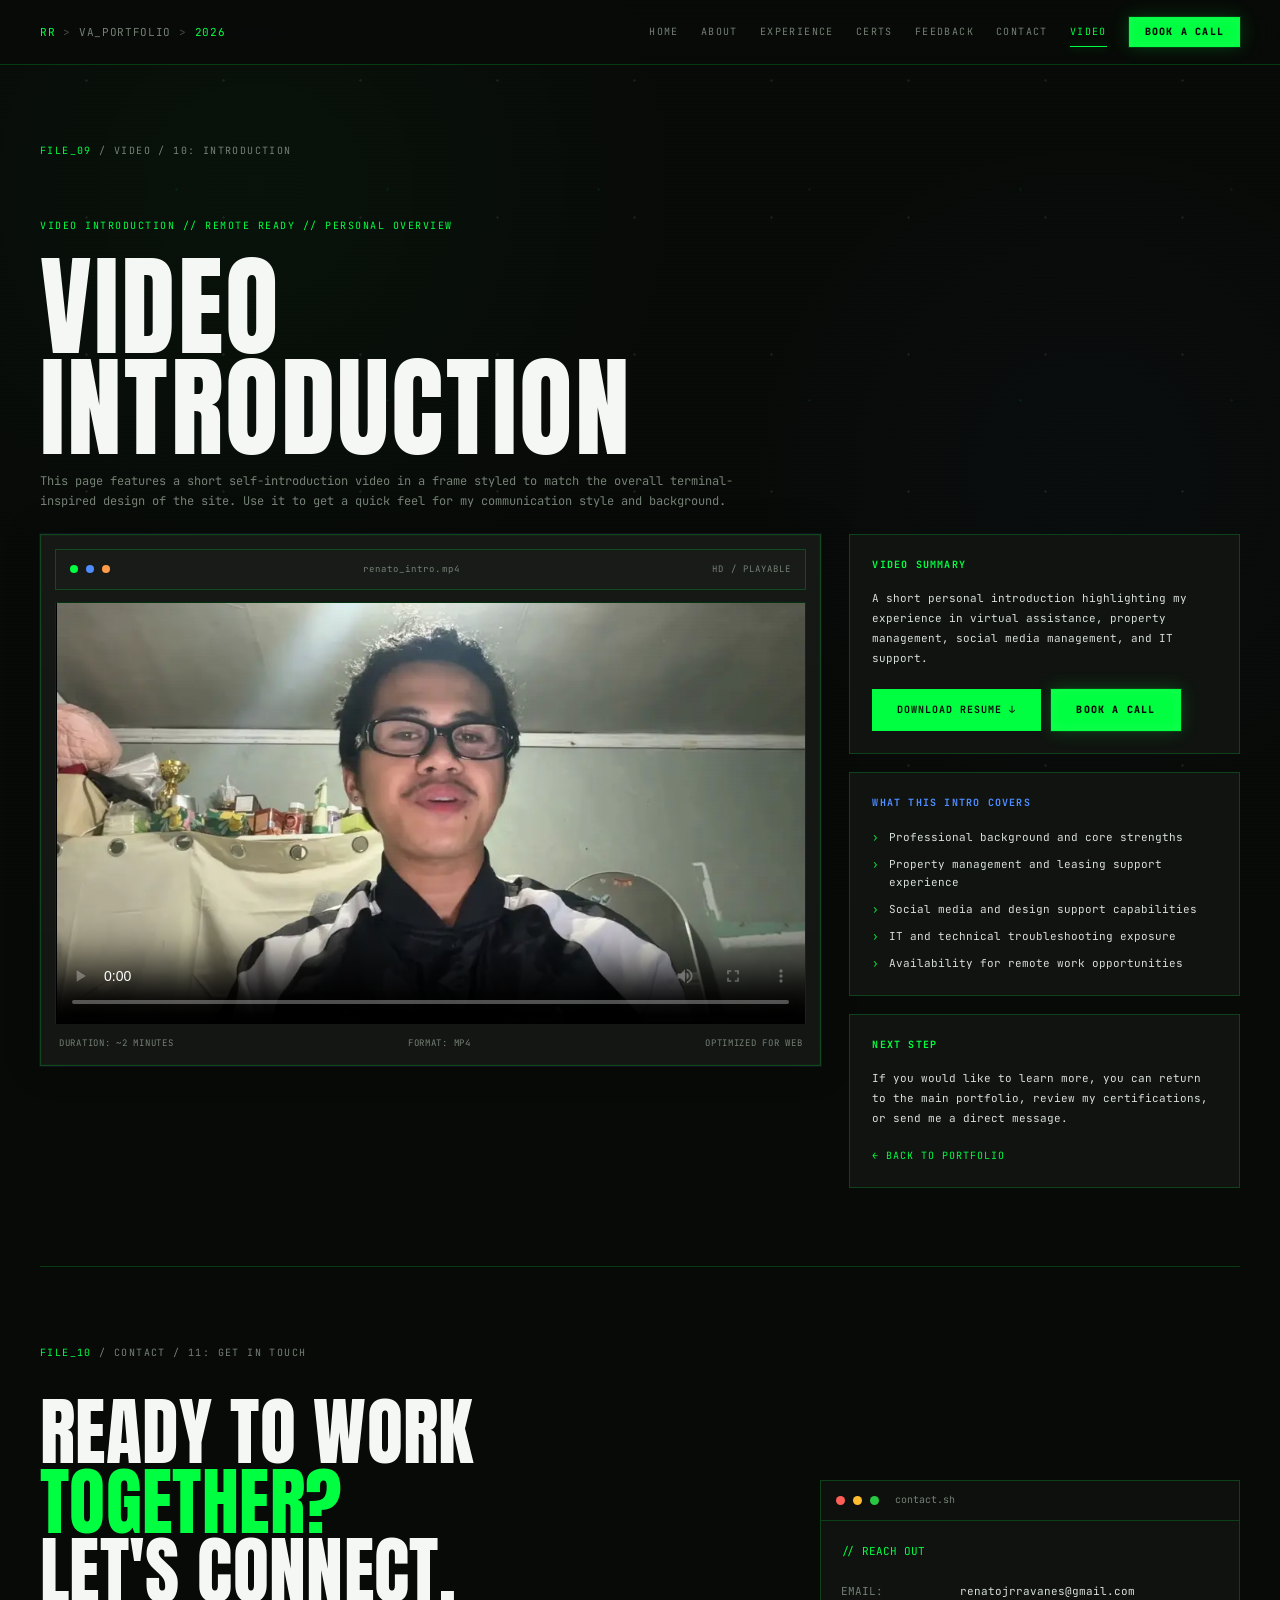
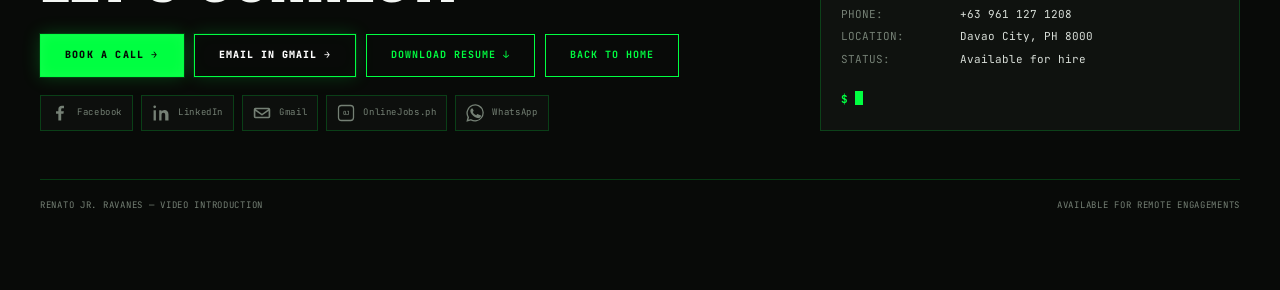
<file: video-introduction.html>
<!doctype html>
<html lang="en">
<head>
  <meta charset="utf-8">
  <script>document.documentElement.classList.add("js")</script>
  <meta name="viewport" content="width=device-width, initial-scale=1">
  <meta name="theme-color" content="#080a08">
  <meta name="description" content="Video introduction for Renato Jr. Ravanes.">
  <meta property="og:title" content="Renato Jr. Ravanes — Video Introduction">
  <meta property="og:description" content="A short video introduction covering Renato's experience in virtual assistance, property management, social media management, and IT support.">
  <meta property="og:type" content="website">
  <meta property="og:image" content="assets/intro-video-poster.webp">
  <title>Renato Jr. Ravanes — Video Introduction</title>
  <link rel="preconnect" href="https://fonts.googleapis.com">
  <link rel="preconnect" href="https://fonts.gstatic.com" crossorigin>
  <link href="https://fonts.googleapis.com/css2?family=Anton&family=JetBrains+Mono:wght@400;500;600;700&display=swap" rel="stylesheet">
  <link rel="stylesheet" href="styles.css">
  <link rel="icon" href="data:image/svg+xml,<svg xmlns=%22http://www.w3.org/2000/svg%22 viewBox=%220 0 64 64%22><rect width=%2264%22 height=%2264%22 fill=%22%23080a08%22/><text x=%2250%25%22 y=%2255%25%22 dominant-baseline=%22middle%22 text-anchor=%22middle%22 font-size=%2227%22 font-family=%22monospace%22 fill=%22%2300ff41%22>RR</text></svg>">
</head>
<body>
  <a class="skip-link" href="#main">Skip to content</a>

  <header class="site-header" id="top">
    <nav class="nav shell" aria-label="Primary navigation">
      <a class="brand" href="index.html#top" aria-label="Renato Jr. Ravanes home">
        <span class="brand-mark">RR</span><span class="prompt">&gt;</span><span>VA_PORTFOLIO</span><span class="prompt">&gt;</span><span class="year">2026</span>
      </a>
      <button class="menu-button" type="button" aria-expanded="false" aria-controls="nav-links">
        <span class="sr-only">Open navigation</span>
        <span></span><span></span><span></span>
      </button>
      <div class="nav-links" id="nav-links">
        <a href="index.html">HOME</a>
        <a href="index.html#about">ABOUT</a>
        <a href="index.html#experience">EXPERIENCE</a>
        <a href="index.html#certifications">CERTS</a>
        <a href="index.html#feedback">FEEDBACK</a>
        <a href="index.html#contact">CONTACT</a>
        <a href="video-introduction.html" class="active">VIDEO</a>
        <button class="nav-cta book-call-trigger" type="button">BOOK A CALL</button>
      </div>
    </nav>
  </header>

  <main id="main">
    <section class="shell section-pad page-hero" aria-labelledby="video-title">
      <div class="file-label"><span>FILE_09</span> / VIDEO / 10: INTRODUCTION</div>
      <p class="page-kicker reveal">VIDEO INTRODUCTION // REMOTE READY // PERSONAL OVERVIEW</p>
      <div class="page-heading reveal">
        <div>
          <h1 id="video-title">VIDEO<br>INTRODUCTION</h1>
        </div>
        <p>This page features a short self-introduction video in a frame styled to match the overall terminal-inspired design of the site. Use it to get a quick feel for my communication style and background.</p>
      </div>

      <div class="video-layout">
        <div class="video-frame blue-glow reveal">
          <div class="video-chrome"><span class="video-dots" aria-hidden="true"><i></i><i></i><i></i></span><span>renato_intro.mp4</span><span>HD / PLAYABLE</span></div>
          <video controls preload="metadata" poster="assets/intro-video-poster.webp">
            <source src="assets/intro-video.mp4" type="video/mp4">
            Your browser does not support the video tag.
          </video>
          <div class="video-caption"><span>DURATION: ~2 MINUTES</span><span>FORMAT: MP4</span><span>OPTIMIZED FOR WEB</span></div>
        </div>

        <div class="info-stack">
          <aside class="info-panel reveal">
            <h2>VIDEO SUMMARY</h2>
            <p>A short personal introduction highlighting my experience in virtual assistance, property management, social media management, and IT support.</p>
            <div class="cta-inline">
              <a class="primary-button" href="assets/Renato_Jr_Ravanes_Resume.pdf" download>DOWNLOAD RESUME ↓</a>
              <button class="secondary-button book-call-trigger" type="button">BOOK A CALL</button>
            </div>
          </aside>

          <aside class="info-panel blue-head reveal">
            <h2>WHAT THIS INTRO COVERS</h2>
            <ul class="check-list">
              <li>Professional background and core strengths</li>
              <li>Property management and leasing support experience</li>
              <li>Social media and design support capabilities</li>
              <li>IT and technical troubleshooting exposure</li>
              <li>Availability for remote work opportunities</li>
            </ul>
          </aside>

          <aside class="info-panel reveal">
            <h2>NEXT STEP</h2>
            <p>If you would like to learn more, you can return to the main portfolio, review my certifications, or send me a direct message.</p>
            <div class="cta-inline">
              <a class="back-link" href="index.html">← BACK TO PORTFOLIO</a>
            </div>
          </aside>
        </div>
      </div>
    </section>
  </main>

  <footer class="shell section-pad ruled-top" id="contact">
    <div class="file-label"><span>FILE_10</span> / CONTACT / 11: GET IN TOUCH</div>
    <div class="contact-grid">
      <div class="reveal">
        <h2>READY TO WORK<br><strong>TOGETHER?</strong><br>LET'S CONNECT.</h2>
        <div class="contact-actions"><button class="primary-button book-call-trigger" type="button">BOOK A CALL →</button><a class="secondary-button gmail-direct" href="https://mail.google.com/mail/?view=cm&amp;fs=1&amp;to=renatojrravanes@gmail.com&amp;su=Portfolio%20Inquiry" target="_blank" rel="noopener">EMAIL IN GMAIL →</a><a class="secondary-button" href="assets/Renato_Jr_Ravanes_Resume.pdf" download>DOWNLOAD RESUME ↓</a><a class="secondary-button" href="index.html">BACK TO HOME</a></div>
        <div class="social-links contact-socials" aria-label="Social and professional profiles">
            <a class="social-link" href="https://www.facebook.com/profile.php?id=61591829944309" target="_blank" rel="noopener noreferrer" aria-label="Facebook" title="Facebook">
              <svg viewBox="0 0 24 24" aria-hidden="true"><path d="M13.6 22v-9h3l.5-3.5h-3.5V7.3c0-1 .3-1.7 1.8-1.7h1.9V2.4c-.3 0-1.5-.1-2.8-.1-2.8 0-4.7 1.7-4.7 4.8v2.4H6.7V13h3.1v9h3.8Z"/></svg>
              <span>Facebook</span>
            </a>
            <a class="social-link" href="https://www.linkedin.com/in/renato-ravanes-936099359/" target="_blank" rel="noopener noreferrer" aria-label="LinkedIn" title="LinkedIn">
              <svg viewBox="0 0 24 24" aria-hidden="true"><path d="M5.2 8.2H2.1V22h3.1V8.2ZM3.6 2A1.8 1.8 0 1 0 3.6 5.6 1.8 1.8 0 0 0 3.6 2ZM22 14.1c0-4.2-2.2-6.2-5.2-6.2-2.4 0-3.5 1.3-4.1 2.2V8.2H9.6V22h3.1v-6.8c0-1.8.3-3.6 2.6-3.6 2.2 0 2.3 2.1 2.3 3.7V22H22v-7.9Z"/></svg>
              <span>LinkedIn</span>
            </a>
            <a class="social-link" href="https://mail.google.com/mail/?view=cm&amp;fs=1&amp;to=renatojrravanes@gmail.com&amp;su=Portfolio%20Inquiry" target="_blank" rel="noopener noreferrer" aria-label="Gmail" title="Gmail">
              <svg viewBox="0 0 24 24" aria-hidden="true"><path d="M3.2 5h17.6A2.2 2.2 0 0 1 23 7.2v9.6a2.2 2.2 0 0 1-2.2 2.2H3.2A2.2 2.2 0 0 1 1 16.8V7.2A2.2 2.2 0 0 1 3.2 5Zm.4 2 8.4 6 8.4-6H3.6Zm17.2 10V9.2l-8.2 5.9a1 1 0 0 1-1.2 0L3.2 9.2V17h17.6Z"/></svg>
              <span>Gmail</span>
            </a>
            <a class="social-link" href="https://www.onlinejobs.ph/jobseekers/info/3900097" target="_blank" rel="noopener noreferrer" aria-label="OnlineJobs.ph" title="OnlineJobs.ph">
              <svg class="oj-icon" viewBox="0 0 24 24" aria-hidden="true"><rect x="2" y="2" width="20" height="20" rx="4"/><text x="12" y="15.1" text-anchor="middle">OJ</text></svg>
              <span>OnlineJobs.ph</span>
            </a>
            <a class="social-link" href="https://wa.me/639611271208" target="_blank" rel="noopener noreferrer" aria-label="WhatsApp" title="WhatsApp">
              <svg viewBox="0 0 24 24" aria-hidden="true"><path d="M20.5 3.5A11.8 11.8 0 0 0 2 17.7L.5 23.5l5.9-1.5A11.8 11.8 0 0 0 20.5 3.5Zm-8.4 18.2a9.8 9.8 0 0 1-5-1.4l-.4-.2-3.5.9.9-3.4-.2-.4a9.8 9.8 0 1 1 8.2 4.5Zm5.4-7.4c-.3-.1-1.7-.8-2-1-.3-.1-.5-.1-.7.2l-1 1.2c-.2.3-.4.3-.7.1a8 8 0 0 1-2.3-1.4A8.7 8.7 0 0 1 9.2 11c-.2-.3 0-.5.1-.6l.5-.6.3-.5c.1-.2.1-.4 0-.6l-.9-2.2c-.2-.5-.5-.5-.7-.5h-.6c-.2 0-.6.1-.9.4-.3.4-1.2 1.2-1.2 2.9s1.2 3.3 1.4 3.6c.2.2 2.4 3.7 5.9 5.1.8.4 1.5.6 2 .7.8.3 1.6.2 2.2.1.7-.1 2.1-.9 2.4-1.7.3-.8.3-1.5.2-1.7-.1-.2-.3-.3-.6-.4Z"/></svg>
              <span>WhatsApp</span>
            </a>
          </div>
      </div>
      <div class="terminal reveal">
        <div class="terminal-bar"><i></i><i></i><i></i><span>contact.sh</span></div>
        <div class="terminal-body">
          <p class="accent">// REACH OUT</p><br>
          <dl class="terminal-list"><div><dt>EMAIL:</dt><dd><a href="mailto:renatojrravanes@gmail.com">renatojrravanes@gmail.com</a></dd></div><div><dt>PHONE:</dt><dd><a href="tel:+639611271208">+63 961 127 1208</a></dd></div><div><dt>LOCATION:</dt><dd>Davao City, PH 8000</dd></div><div><dt>STATUS:</dt><dd class="accent">Available for hire</dd></div></dl>
          <br><p><b>$</b> <span class="cursor" aria-hidden="true"></span></p>
        </div>
      </div>
    </div>
    <div class="footer-line"><span>RENATO JR. RAVANES — VIDEO INTRODUCTION</span><span>AVAILABLE FOR REMOTE ENGAGEMENTS</span></div>
  </footer>



  <div class="booking-modal" id="booking-modal" aria-hidden="true">
    <div class="booking-backdrop" data-close-booking></div>
    <section class="booking-dialog" role="dialog" aria-modal="true" aria-labelledby="booking-title">
      <div class="booking-topbar">
        <div class="video-dots" aria-hidden="true"><i></i><i></i><i></i></div>
        <span>schedule_call.sh</span>
        <button class="booking-close" type="button" data-close-booking aria-label="Close booking form">×</button>
      </div>
      <div class="booking-body">
        <div class="booking-heading">
          <p class="accent">// LET'S CONNECT</p>
          <h2 id="booking-title">BOOK A CALL</h2>
          <p>Choose a preferred time in <strong>Philippine Time (GMT+8)</strong>. When you continue, Google Calendar opens with Renato already added as a guest.</p>
        </div>

        <form class="booking-form" id="booking-form">
          <label>
            <span>YOUR NAME</span>
            <input type="text" id="booking-name" name="name" autocomplete="name" placeholder="Jane Smith" required>
          </label>
          <label>
            <span>YOUR EMAIL</span>
            <input type="email" id="booking-email" name="email" autocomplete="email" placeholder="jane@company.com" required>
          </label>
          <div class="booking-row">
            <label>
              <span>PREFERRED DATE</span>
              <input type="date" id="booking-date" name="date" required>
            </label>
            <label>
              <span>START TIME · GMT+8</span>
              <input type="time" id="booking-time" name="time" required>
            </label>
          </div>
          <label>
            <span>CALL LENGTH</span>
            <select id="booking-duration" name="duration">
              <option value="30">30 minutes</option>
              <option value="45">45 minutes</option>
              <option value="60">60 minutes</option>
            </select>
          </label>
          <label>
            <span>WHAT WOULD YOU LIKE TO DISCUSS?</span>
            <textarea id="booking-message" name="message" rows="4" placeholder="Tell me a little about the role, project, or support you need."></textarea>
          </label>
          <div class="booking-actions">
            <button class="primary-button booking-submit" type="submit">OPEN GOOGLE CALENDAR →</button>
            <button class="secondary-button gmail-trigger" type="button">EMAIL IN GMAIL →</button>
          </div>
          <p class="booking-note">No information is stored by this website. The buttons simply prepare your Calendar invite or email.</p>
        </form>
      </div>
    </section>
  </div>

  <script src="script.js"></script>
</body>
</html>
</file>
<file: styles.css>
:root {
  --bg: #080a08;
  --surface: #101310;
  --surface-2: #151915;
  --text: #d8ded8;
  --white: #f4f7f4;
  --muted: #758075;
  --faint: #444d44;
  --green: #00ff41;
  --green-soft: rgba(0, 255, 65, .2);
  --blue: #4e8cff;
  --orange: #ff9b48;
  --border: rgba(0, 255, 65, .2);
  --shell: 1200px;
  --mono: "JetBrains Mono", ui-monospace, SFMono-Regular, Menlo, Consolas, monospace;
  --display: "Anton", Impact, Haettenschweiler, sans-serif;
}

* { box-sizing: border-box; }
html { scroll-behavior: smooth; scroll-padding-top: 74px; }
body {
  margin: 0;
  color: var(--text);
  background:
    radial-gradient(circle at 20% 10%, rgba(0,255,65,.035), transparent 27rem),
    radial-gradient(circle at 85% 25%, rgba(78,140,255,.025), transparent 22rem),
    var(--bg);
  font-family: var(--mono);
  line-height: 1.65;
  -webkit-font-smoothing: antialiased;
  overflow-x: hidden;
}
body::before {
  content: "";
  position: fixed;
  inset: 0;
  pointer-events: none;
  opacity: .22;
  background-image:
    radial-gradient(circle, rgba(255,255,255,.35) 0 1px, transparent 1.5px),
    radial-gradient(circle, rgba(0,255,65,.35) 0 1px, transparent 1.5px);
  background-size: 137px 137px, 211px 211px;
  background-position: 18px 12px, 71px 84px;
  z-index: -1;
}

a { color: inherit; }
img { max-width: 100%; display: block; }
p, h1, h2, h3, h4, dl, dd { margin: 0; }
ul { margin: 0; padding: 0; }
button { font: inherit; }

.shell { width: min(var(--shell), calc(100% - 64px)); margin-inline: auto; }
.section-pad { padding-block: 78px; }
.ruled-top { border-top: 1px solid var(--border); }
.sr-only { position: absolute; width: 1px; height: 1px; padding: 0; margin: -1px; overflow: hidden; clip: rect(0,0,0,0); white-space: nowrap; border: 0; }
.skip-link { position: fixed; top: 8px; left: 8px; z-index: 999; transform: translateY(-160%); background: var(--green); color: var(--bg); padding: 8px 12px; text-decoration: none; font-weight: 700; }
.skip-link:focus { transform: translateY(0); }

.site-header { position: sticky; top: 0; z-index: 100; border-bottom: 1px solid var(--border); background: rgba(8,10,8,.9); backdrop-filter: blur(14px); }
.nav { min-height: 64px; display: flex; align-items: center; justify-content: space-between; gap: 24px; }
.brand { display: flex; align-items: center; gap: 8px; color: var(--muted); font-size: 11px; letter-spacing: .06em; text-decoration: none; white-space: nowrap; }
.brand-mark, .year { color: var(--green); }
.prompt { color: var(--faint); }
.nav-links { display: flex; align-items: center; gap: 22px; }
.nav-links > a { color: var(--muted); font-size: 10px; letter-spacing: .14em; text-decoration: none; transition: color .2s ease; }
.nav-links > a:hover, .nav-links > a.active { color: var(--green); }
.nav-links .nav-cta { padding: 8px 15px; color: var(--bg); background: var(--green); font-weight: 700; }
.nav-links .nav-cta:hover { color: var(--bg); opacity: .82; }
.menu-button { display: none; width: 42px; height: 38px; padding: 9px; border: 1px solid var(--border); background: transparent; cursor: pointer; }
.menu-button span:not(.sr-only) { display: block; height: 1px; background: var(--green); margin: 5px 0; transition: transform .2s ease, opacity .2s ease; }

.file-label { margin-bottom: 36px; color: var(--muted); font-size: 10px; letter-spacing: .14em; }
.file-label span { color: var(--green); }
.hero-grid { display: grid; grid-template-columns: minmax(0, 1fr) minmax(340px, 420px); gap: clamp(36px, 6vw, 78px); align-items: start; }
.kicker { margin-bottom: 18px; color: var(--green); font-size: 12px; letter-spacing: .09em; }
.hero h1, .section-title h2, .contact-grid h2 { color: var(--white); font-family: var(--display); font-weight: 400; letter-spacing: .005em; }
.hero h1 { font-size: clamp(70px, 10vw, 132px); line-height: .88; }
.tag-row { display: flex; flex-wrap: wrap; gap: 8px; margin: 28px 0 36px; }
.tag-row span { border: 1px solid var(--green); padding: 4px 11px; color: var(--green); font-size: 9px; letter-spacing: .13em; }
.portrait-card { position: relative; min-height: 360px; overflow: hidden; border: 1px solid var(--border); background: var(--surface); }
.portrait-card img { width: 100%; height: 430px; object-fit: cover; object-position: center 14%; filter: grayscale(.15) contrast(1.05); }
.portrait-shade { position: absolute; inset: 0; background: linear-gradient(to top, rgba(8,10,8,.94), rgba(8,10,8,.05) 60%); }
.portrait-line { position: absolute; left: 24px; bottom: 22px; color: var(--white); font-family: var(--display); font-size: 38px; line-height: .98; letter-spacing: .03em; }
.portrait-line strong { color: var(--green); font-weight: 400; }
.location-chip { position: absolute; top: 14px; right: 14px; border: 1px solid var(--green); padding: 3px 8px; color: var(--green); background: rgba(8,10,8,.6); font-size: 9px; letter-spacing: .1em; }
.hero-grid > *, .contact-grid > * { min-width: 0; }
.hero-aside { padding-top: 6px; }
.aside-note { margin-top: 12px; color: var(--muted); text-align: right; font-size: 9px; letter-spacing: .1em; }

.terminal { overflow: hidden; border: 1px solid var(--border); background: rgba(16,19,16,.96); }
.terminal-bar { display: flex; align-items: center; gap: 8px; min-height: 40px; padding: 10px 15px; border-bottom: 1px solid var(--border); background: #0d100d; }
.terminal-bar i { width: 9px; height: 9px; border-radius: 50%; background: #ff5f57; }
.terminal-bar i:nth-child(2) { background: #febc2e; }
.terminal-bar i:nth-child(3) { background: #28c840; }
.terminal-bar span { margin-left: 8px; color: var(--muted); font-style: normal; font-size: 10px; }
.terminal-body { padding: 20px; font-size: 11px; line-height: 1.85; overflow-wrap: anywhere; }
.terminal-body b { color: var(--green); }
.terminal-body a { text-decoration: none; border-bottom: 1px solid transparent; }
.terminal-body a:hover { color: var(--green); border-color: var(--green); }
.accent { color: var(--green); }
.muted { color: var(--muted); }
.terminal-list { display: grid; gap: 2px; }
.terminal-list > div { display: grid; grid-template-columns: 112px minmax(0, 1fr); gap: 7px; }
.terminal-list dt { color: var(--muted); }
.terminal-list dd { color: var(--text); }
.cursor { display: inline-block; width: 8px; height: 14px; vertical-align: -2px; background: var(--green); animation: blink 1s steps(1) infinite; }
@keyframes blink { 50% { opacity: 0; } }

.section-title { display: flex; align-items: baseline; gap: 18px; margin-bottom: 32px; }
.section-title > span { color: var(--green); font-size: 11px; }
.section-title h2 { font-size: clamp(32px, 5vw, 50px); line-height: 1; }
.about-grid { display: grid; grid-template-columns: .88fr 1.12fr; gap: 52px; }
.lead { max-width: 56ch; font-size: 15px; }
.arrow-list { display: grid; gap: 14px; margin-top: 24px; list-style: none; }
.arrow-list li { position: relative; padding-left: 22px; color: var(--text); font-size: 12px; }
.arrow-list li::before { content: "›"; position: absolute; left: 0; top: -3px; color: var(--green); font-size: 20px; }
.capability-grid { display: grid; grid-template-columns: repeat(2, minmax(0, 1fr)); gap: 1px; border: 1px solid var(--border); background: var(--border); }
.capability-grid article { min-height: 145px; padding: 20px; background: var(--surface); }
.capability-grid h3 { margin-bottom: 14px; color: var(--green); font-size: 10px; letter-spacing: .12em; }
.capability-grid p { color: var(--text); font-size: 11px; line-height: 1.8; }

.service-grid { display: grid; grid-template-columns: repeat(3, minmax(0, 1fr)); gap: 1px; border: 1px solid var(--border); background: var(--border); }
.service-card { min-width: 0; padding: 28px 24px; background: var(--surface); transition: transform .2s ease, background .2s ease; }
.service-card:hover { background: var(--surface-2); transform: translateY(-3px); }
.service-tag { display: inline-block; margin-bottom: 16px; border: 1px solid currentColor; padding: 3px 9px; color: var(--green); font-size: 9px; letter-spacing: .13em; }
.service-tag.blue { color: var(--blue); }
.service-tag.orange { color: var(--orange); }
.service-card h3 { min-height: 54px; margin-bottom: 10px; color: var(--white); font-family: var(--display); font-weight: 400; font-size: 21px; line-height: 1.18; letter-spacing: .02em; }
.service-card > .muted { min-height: 58px; font-size: 11px; }
.service-card ul { margin-top: 16px; list-style: none; }
.service-card li { position: relative; padding: 7px 0 7px 16px; border-top: 1px solid var(--border); color: var(--text); font-size: 10px; }
.service-card li::before { content: "—"; position: absolute; left: 0; color: var(--green); }

.coming-soon { min-height: 220px; display: grid; place-items: center; align-content: center; gap: 8px; border: 1px solid var(--border); background: var(--surface); text-align: center; }
.bracket-icon { color: var(--green); font-size: 24px; }
.coming-soon p { color: var(--muted); font-size: 11px; letter-spacing: .1em; }
.coming-soon span { color: var(--faint); font-size: 10px; }

.timeline { border-bottom: 1px solid var(--border); }
.job { display: grid; grid-template-columns: 220px minmax(0, 1fr); gap: 28px; padding: 28px 0; border-top: 1px solid var(--border); }
.job-meta { color: var(--muted); font-size: 10px; }
.status { display: inline-block; margin-top: 10px; border: 1px solid var(--green); padding: 2px 7px; color: var(--green); letter-spacing: .09em; }
.status.on-site { border-color: var(--blue); color: var(--blue); }
.job h3 { color: var(--white); font-family: var(--display); font-weight: 400; font-size: 22px; letter-spacing: .02em; }
.job h4 { margin: 3px 0 12px; color: var(--green); font-weight: 400; font-size: 10px; line-height: 1.6; }
.job ul { display: grid; gap: 4px; list-style: none; }
.job li { position: relative; padding-left: 16px; color: var(--text); font-size: 11px; }
.job li::before { content: "›"; position: absolute; left: 0; color: var(--green); }

.skills-grid { display: grid; grid-template-columns: repeat(2, minmax(0, 1fr)); gap: 1px; border: 1px solid var(--border); background: var(--border); }
.skill-column { padding: 30px; background: var(--surface); }
.skill-column > h3 { margin-bottom: 24px; padding-bottom: 14px; border-bottom: 1px solid var(--border); color: var(--green); font-size: 10px; letter-spacing: .13em; }
.skill-column.blue-head > h3 { color: var(--blue); }
.skill-group + .skill-group { margin-top: 22px; }
.skill-group h4 { margin-bottom: 9px; color: var(--muted); font-size: 9px; font-weight: 400; letter-spacing: .1em; }
.pills { display: flex; flex-wrap: wrap; gap: 6px; }
.pills span { border: 1px solid var(--border); padding: 4px 9px; color: var(--text); font-size: 9px; transition: border-color .2s ease, color .2s ease; }
.pills span:hover { border-color: var(--green); color: var(--green); }
.blue-head .pills span:hover { border-color: var(--blue); color: var(--blue); }

.education-grid { display: grid; grid-template-columns: repeat(3, minmax(0, 1fr)); gap: 1px; border: 1px solid var(--border); background: var(--border); }
.education-grid article { min-width: 0; padding: 24px; background: var(--surface); }
.education-grid h3 { color: var(--white); font-family: var(--display); font-weight: 400; font-size: 18px; line-height: 1.25; letter-spacing: .02em; }
.education-grid p { margin: 8px 0 12px; color: var(--text); font-size: 11px; }
.education-grid span { color: var(--green); font-size: 9px; letter-spacing: .1em; }

.contact-grid { display: grid; grid-template-columns: minmax(0, 1fr) minmax(340px, 420px); gap: 48px; align-items: end; }
.contact-grid h2 { font-size: clamp(42px, 6vw, 74px); line-height: .94; }
.contact-grid h2 strong { color: var(--green); font-weight: 400; }
.contact-actions { display: flex; flex-wrap: wrap; gap: 10px; margin-top: 28px; }
.primary-button, .secondary-button { display: inline-block; padding: 12px 24px; border: 1px solid var(--green); font-size: 10px; font-weight: 700; letter-spacing: .1em; text-decoration: none; }
.primary-button { background: var(--green); color: var(--bg); }
.secondary-button { color: var(--green); }
.primary-button:hover { opacity: .82; }
.secondary-button:hover { background: rgba(0,255,65,.07); }
.footer-line { display: flex; justify-content: space-between; gap: 24px; margin-top: 48px; padding-top: 18px; border-top: 1px solid var(--border); color: var(--muted); font-size: 9px; letter-spacing: .08em; }

.reveal { opacity: 1; transform: none; }
.js .reveal { opacity: 0; transform: translateY(18px); transition: opacity .65s ease, transform .65s ease; }
.js .reveal.visible { opacity: 1; transform: none; }

:focus-visible { outline: 2px solid var(--green); outline-offset: 3px; }
::selection { color: var(--bg); background: var(--green); }

@media (max-width: 960px) {
  .shell { width: min(var(--shell), calc(100% - 40px)); }
  .menu-button { display: block; }
  .nav-links { position: absolute; top: calc(100% + 1px); left: 20px; right: 20px; display: none; flex-direction: column; align-items: stretch; gap: 0; border: 1px solid var(--border); background: rgba(8,10,8,.98); box-shadow: 0 20px 50px rgba(0,0,0,.38); }
  .nav-links.open { display: flex; }
  .nav-links > a { padding: 14px 16px; border-bottom: 1px solid var(--border); }
  .nav-links .nav-cta { margin: 12px; text-align: center; border: 0; }
  .menu-button[aria-expanded="true"] span:nth-of-type(2) { transform: translateY(6px) rotate(45deg); }
  .menu-button[aria-expanded="true"] span:nth-of-type(3) { opacity: 0; }
  .menu-button[aria-expanded="true"] span:nth-of-type(4) { transform: translateY(-6px) rotate(-45deg); }
  .hero-grid, .contact-grid { grid-template-columns: 1fr; }
  .hero-aside { padding-top: 0; }
  .about-grid { grid-template-columns: 1fr; }
  .service-grid { grid-template-columns: 1fr; }
  .service-card h3, .service-card > .muted { min-height: 0; }
  .education-grid { grid-template-columns: 1fr; }
}

@media (max-width: 640px) {
  .shell { width: min(var(--shell), calc(100% - 28px)); }
  .section-pad { padding-block: 58px; }
  .brand span:nth-child(3), .brand .prompt:nth-of-type(2), .brand .year { display: none; }
  .hero h1 { font-size: clamp(54px, 18vw, 78px); overflow-wrap: anywhere; }
  .portrait-card img { height: 360px; }
  .location-chip { font-size: 8px; }
  .capability-grid, .skills-grid { grid-template-columns: 1fr; }
  .job { grid-template-columns: 1fr; gap: 14px; }
  .terminal-list > div { grid-template-columns: 96px minmax(0, 1fr); }
  .footer-line { flex-direction: column; }
  .coming-soon { padding: 40px 18px; }
}

@media (prefers-reduced-motion: reduce) {
  html { scroll-behavior: auto; }
  *, *::before, *::after { animation-duration: .01ms !important; animation-iteration-count: 1 !important; transition-duration: .01ms !important; }
  .reveal { opacity: 1; transform: none; }
}

/* Resume + certification enhancements */
.hero-actions { display: flex; flex-wrap: wrap; gap: 10px; margin: -18px 0 30px; }
.hero-actions .primary-button, .hero-actions .secondary-button { padding: 10px 18px; }
.resume-button { box-shadow: 0 0 0 1px rgba(0,255,65,.06), 0 0 28px rgba(0,255,65,.07); }
.section-intro { max-width: 760px; margin: -12px 0 28px; color: var(--muted); font-size: 11px; }
.cert-grid { display: grid; grid-template-columns: repeat(3, minmax(0, 1fr)); gap: 1px; border: 1px solid var(--border); background: var(--border); }
.cert-card { min-width: 0; display: flex; flex-direction: column; min-height: 260px; padding: 24px; background: var(--surface); transition: transform .2s ease, background .2s ease; }
.cert-card:hover { background: var(--surface-2); transform: translateY(-3px); }
.cert-card > div { display: flex; justify-content: space-between; align-items: center; gap: 12px; margin-bottom: 20px; }
.cert-code { color: var(--green); font-size: 9px; letter-spacing: .13em; }
.cert-date { color: var(--faint); font-size: 9px; }
.cert-card h3 { color: var(--white); font-family: var(--display); font-size: 21px; font-weight: 400; line-height: 1.18; letter-spacing: .02em; }
.cert-card p { margin: 12px 0; color: var(--text); font-size: 10px; line-height: 1.65; }
.cert-meta { display: block; margin-top: auto; padding-top: 10px; color: var(--muted); font-size: 9px; }
.cert-card > a { margin-top: 16px; padding-top: 12px; border-top: 1px solid var(--border); color: var(--green); font-size: 9px; font-weight: 700; letter-spacing: .08em; text-decoration: none; }
.cert-card > a:hover { color: var(--white); }
@media (max-width: 960px) { .cert-grid { grid-template-columns: repeat(2, minmax(0, 1fr)); } }
@media (max-width: 640px) { .hero-actions { margin-top: -10px; } .cert-grid { grid-template-columns: 1fr; } .cert-card { min-height: 0; } }


/* Feedback section */
.feedback-grid { display: grid; grid-template-columns: repeat(2, minmax(0, 1fr)); gap: 1px; border: 1px solid var(--border); background: var(--border); }
.feedback-card { min-width: 0; min-height: 248px; display: flex; flex-direction: column; gap: 18px; padding: 26px; background: var(--surface); position: relative; overflow: hidden; }
.feedback-card::after { content: '"'; position: absolute; right: 18px; top: 2px; color: rgba(0,255,65,.08); font-family: var(--display); font-size: 92px; line-height: 1; }
.feedback-card.accent-blue::after { color: rgba(67,138,255,.09); }
.feedback-card.accent-orange::after { color: rgba(255,153,0,.1); }
.feedback-code { color: var(--green); font-size: 9px; letter-spacing: .13em; }
.feedback-card.accent-blue .feedback-code { color: var(--blue); }
.feedback-card.accent-orange .feedback-code { color: var(--orange); }
.quote { color: var(--white); font-size: 16px; line-height: 1.72; max-width: 58ch; }
.feedback-meta { margin-top: auto; padding-top: 14px; border-top: 1px solid var(--border); }
.feedback-meta strong { display: block; color: var(--text); font-size: 10px; letter-spacing: .08em; }
.feedback-meta span { color: var(--muted); font-size: 10px; }

/* Video page */
.page-hero { display: grid; gap: 22px; }
.page-kicker { color: var(--green); font-size: 10px; letter-spacing: .15em; }
.page-heading { display: flex; flex-wrap: wrap; align-items: end; justify-content: space-between; gap: 14px; }
.page-heading h1 { color: var(--white); font-family: var(--display); font-size: clamp(52px, 9vw, 110px); line-height: .92; letter-spacing: .02em; font-weight: 400; }
.page-heading p { max-width: 700px; color: var(--muted); font-size: 12px; }
.video-layout { display: grid; grid-template-columns: minmax(0, 1.1fr) minmax(280px, .55fr); gap: 28px; align-items: start; }
.video-frame { padding: 14px; border: 1px solid var(--border); background: linear-gradient(180deg, rgba(255,255,255,.02), rgba(255,255,255,.01)), var(--surface); box-shadow: inset 0 0 0 1px rgba(0,255,65,.04), 0 0 32px rgba(0,0,0,.25); }
.video-frame.blue-glow { box-shadow: inset 0 0 0 1px rgba(0,255,65,.04), 0 0 32px rgba(0,0,0,.25), 0 0 0 1px rgba(67,138,255,.1); }
.video-chrome { display: flex; align-items: center; justify-content: space-between; gap: 14px; margin-bottom: 12px; padding: 12px 14px; border: 1px solid var(--border); background: rgba(255,255,255,.01); color: var(--muted); font-size: 9px; letter-spacing: .12em; }
.video-dots { display: inline-flex; gap: 8px; }
.video-dots i { width: 8px; height: 8px; border-radius: 50%; background: var(--green); display: block; }
.video-dots i:nth-child(2) { background: var(--blue); }
.video-dots i:nth-child(3) { background: var(--orange); }
.video-frame video { width: 100%; display: block; border: 1px solid var(--border); background: #000; aspect-ratio: 16 / 9; }
.video-caption { display: flex; justify-content: space-between; gap: 20px; padding: 12px 4px 0; color: var(--muted); font-size: 9px; letter-spacing: .08em; }
.info-stack { display: grid; gap: 18px; }
.info-panel { padding: 22px; border: 1px solid var(--border); background: var(--surface); }
.info-panel h2 { margin-bottom: 16px; color: var(--green); font-size: 10px; letter-spacing: .12em; }
.info-panel.blue-head h2 { color: var(--blue); }
.info-panel p { color: var(--text); font-size: 11px; line-height: 1.8; }
.check-list { display: grid; gap: 9px; list-style: none; }
.check-list li { position: relative; padding-left: 17px; color: var(--text); font-size: 11px; }
.check-list li::before { content: '›'; position: absolute; left: 0; color: var(--green); }
.cta-inline { display: flex; flex-wrap: wrap; gap: 10px; margin-top: 20px; }
.back-link { color: var(--green); text-decoration: none; font-size: 10px; letter-spacing: .1em; }
.back-link:hover { color: var(--white); }

@media (max-width: 960px) {
  .feedback-grid { grid-template-columns: 1fr; }
  .video-layout { grid-template-columns: 1fr; }
}

@media (max-width: 640px) {
  .quote { font-size: 14px; }
  .feedback-card { min-height: 0; padding: 22px; }
  .page-heading h1 { font-size: clamp(42px, 16vw, 72px); }
  .video-chrome { padding: 10px 12px; }
}


/* Booking / hire modal */
button.primary-button, button.secondary-button, button.nav-cta { font-family: inherit; cursor: pointer; }
button.primary-button, button.secondary-button { appearance: none; }
button.nav-cta { border: 0; }
.booking-modal { position: fixed; inset: 0; z-index: 999; display: none; place-items: center; padding: 22px; }
.booking-modal.open { display: grid; }
.booking-backdrop { position: absolute; inset: 0; background: rgba(0,0,0,.78); backdrop-filter: blur(6px); }
.booking-dialog { position: relative; z-index: 1; width: min(720px, 100%); max-height: min(90vh, 820px); overflow: auto; border: 1px solid var(--border); background: var(--bg); box-shadow: 0 30px 90px rgba(0,0,0,.62), 0 0 45px rgba(0,255,65,.05); }
.booking-topbar { position: sticky; top: 0; z-index: 2; display: grid; grid-template-columns: auto 1fr auto; align-items: center; gap: 14px; padding: 11px 14px; border-bottom: 1px solid var(--border); background: rgba(8,10,8,.97); color: var(--muted); font-size: 9px; letter-spacing: .11em; }
.booking-close { width: 32px; height: 32px; border: 1px solid var(--border); background: transparent; color: var(--muted); font: inherit; font-size: 18px; cursor: pointer; }
.booking-close:hover { border-color: var(--green); color: var(--green); }
.booking-body { padding: 28px; }
.booking-heading { margin-bottom: 24px; }
.booking-heading h2 { margin: 5px 0 10px; color: var(--white); font-family: var(--display); font-size: clamp(38px, 7vw, 64px); font-weight: 400; line-height: 1; }
.booking-heading > p:last-child { max-width: 580px; color: var(--muted); font-size: 10px; line-height: 1.75; }
.booking-heading strong { color: var(--text); }
.booking-form { display: grid; gap: 16px; }
.booking-form label { display: grid; gap: 7px; }
.booking-form label > span { color: var(--green); font-size: 9px; letter-spacing: .11em; }
.booking-form input, .booking-form select, .booking-form textarea { width: 100%; border: 1px solid var(--border); border-radius: 0; padding: 12px 13px; background: var(--surface); color: var(--white); font: inherit; font-size: 11px; outline: none; }
.booking-form input:focus, .booking-form select:focus, .booking-form textarea:focus { border-color: var(--green); box-shadow: 0 0 0 1px rgba(0,255,65,.08); }
.booking-form textarea { resize: vertical; min-height: 100px; }
.booking-row { display: grid; grid-template-columns: 1fr 1fr; gap: 14px; }
.booking-actions { display: flex; flex-wrap: wrap; gap: 10px; margin-top: 4px; }
.booking-submit { border: 1px solid var(--green); }
.booking-note { color: var(--faint); font-size: 9px; line-height: 1.6; }
body.modal-open { overflow: hidden; }
.nav-cta.book-call-trigger { color: var(--bg); }

@media (max-width: 640px) {
  .booking-modal { padding: 10px; }
  .booking-body { padding: 20px; }
  .booking-row { grid-template-columns: 1fr; }
  .booking-actions > * { width: 100%; text-align: center; }
}


/* Social profile links */
.social-links { display: flex; flex-wrap: wrap; gap: 8px; margin: -12px 0 30px; }
.social-link { display: inline-flex; align-items: center; gap: 8px; min-height: 36px; padding: 7px 10px; border: 1px solid var(--border); background: rgba(16,19,16,.72); color: var(--muted); text-decoration: none; font-size: 9px; letter-spacing: .07em; transition: color .2s ease, border-color .2s ease, background .2s ease, transform .2s ease; }
.social-link:hover { color: var(--green); border-color: var(--green); background: rgba(0,255,65,.055); transform: translateY(-2px); }
.social-link svg { width: 18px; height: 18px; flex: 0 0 18px; fill: currentColor; }
.social-link .oj-icon rect { fill: none; stroke: currentColor; stroke-width: 1.7; }
.social-link .oj-icon text { fill: currentColor; font-family: var(--mono); font-size: 7.6px; font-weight: 700; letter-spacing: -.4px; }
.contact-socials { margin: 18px 0 0; }
@media (max-width: 640px) {
  .social-links { gap: 7px; }
  .social-link { padding: 8px; }
  .social-link span { display: none; }
  .social-link svg { width: 20px; height: 20px; flex-basis: 20px; }
  .contact-socials { margin-top: 16px; }
}

/* ---------------------------------------------------------
   Subtle interaction layer — terminal/neon micro-effects
   --------------------------------------------------------- */

/* Soft hover states across the portfolio */
.primary-button,
.secondary-button,
.nav-cta,
.social-link,
.menu-button,
.booking-close,
.cert-card,
.feedback-card,
.service-card,
.capability-grid article,
.skill-column,
.education-grid article,
.info-panel,
.video-frame,
.portrait-card,
.terminal {
  transition:
    transform .22s ease,
    border-color .22s ease,
    box-shadow .22s ease,
    background .22s ease,
    color .22s ease;
}

.primary-button,
.secondary-button,
.nav-cta {
  position: relative;
  overflow: hidden;
  isolation: isolate;
}

.primary-button::after,
.nav-cta::after {
  content: "";
  position: absolute;
  inset: -35% auto -35% -34%;
  width: 24%;
  pointer-events: none;
  background: linear-gradient(90deg, transparent, rgba(255,255,255,.34), transparent);
  transform: skewX(-18deg) translateX(-220%);
  transition: transform .5s ease;
  z-index: -1;
}

.primary-button:hover,
.nav-cta:hover {
  transform: translateY(-2px);
  box-shadow: 0 0 22px rgba(0,255,65,.17);
}

.primary-button:hover::after,
.nav-cta:hover::after {
  transform: skewX(-18deg) translateX(720%);
}

.secondary-button:hover {
  transform: translateY(-2px);
  border-color: var(--green);
  box-shadow: inset 0 0 18px rgba(0,255,65,.045), 0 0 16px rgba(0,255,65,.08);
}

/* Thin neon line under navigation items */
.nav-links > a:not(.nav-cta) {
  position: relative;
}

.nav-links > a:not(.nav-cta)::after {
  content: "";
  position: absolute;
  left: 0;
  right: 0;
  bottom: -7px;
  height: 1px;
  background: var(--green);
  box-shadow: 0 0 8px rgba(0,255,65,.5);
  transform: scaleX(0);
  transform-origin: center;
  transition: transform .2s ease;
}

.nav-links > a:not(.nav-cta):hover::after,
.nav-links > a:not(.nav-cta).active::after {
  transform: scaleX(1);
}

/* Cards stay restrained: tiny lift + inner neon edge */
.service-card:hover,
.capability-grid article:hover,
.skill-column:hover,
.education-grid article:hover,
.cert-card:hover,
.feedback-card:hover,
.info-panel:hover {
  transform: translateY(-3px);
  background: var(--surface-2);
  box-shadow: inset 0 0 0 1px rgba(0,255,65,.24), 0 8px 26px rgba(0,0,0,.16);
}

.feedback-card.accent-blue:hover,
.info-panel.blue-head:hover {
  box-shadow: inset 0 0 0 1px rgba(78,140,255,.32), 0 8px 26px rgba(0,0,0,.16);
}

.feedback-card.accent-orange:hover {
  box-shadow: inset 0 0 0 1px rgba(255,155,72,.30), 0 8px 26px rgba(0,0,0,.16);
}

.job {
  transition: background .22s ease, padding-left .22s ease, border-color .22s ease;
}

.job:hover {
  padding-left: 10px;
  background: linear-gradient(90deg, rgba(0,255,65,.035), transparent 55%);
  border-top-color: rgba(0,255,65,.34);
}

/* Portrait gets a very small cinematic push-in */
.portrait-card:hover {
  border-color: rgba(0,255,65,.48);
  box-shadow: 0 0 28px rgba(0,255,65,.07);
}

.portrait-card img {
  transition: transform .55s cubic-bezier(.2,.7,.2,1), filter .3s ease;
}

.portrait-card:hover img {
  transform: scale(1.025);
  filter: grayscale(.08) contrast(1.07);
}

.tag-row span {
  transition: background .2s ease, color .2s ease, box-shadow .2s ease, transform .2s ease;
}

.tag-row span:hover {
  transform: translateY(-2px);
  background: rgba(0,255,65,.06);
  box-shadow: 0 0 14px rgba(0,255,65,.08);
}

/* Terminal glow + a one-pass scan line on hover */
.terminal {
  position: relative;
}

.terminal::after {
  content: "";
  position: absolute;
  z-index: 4;
  left: 0;
  right: 0;
  top: -2px;
  height: 1px;
  pointer-events: none;
  opacity: 0;
  background: linear-gradient(90deg, transparent 4%, rgba(0,255,65,.75) 50%, transparent 96%);
  box-shadow: 0 0 10px rgba(0,255,65,.35);
}

.terminal:hover {
  border-color: rgba(0,255,65,.42);
  box-shadow: 0 0 26px rgba(0,255,65,.055);
}

.terminal:hover::after {
  opacity: .5;
  animation: terminal-scan 1.35s ease-out 1;
}

@keyframes terminal-scan {
  from { top: 40px; opacity: 0; }
  15% { opacity: .52; }
  to { top: calc(100% - 2px); opacity: 0; }
}

.video-frame:hover {
  transform: translateY(-2px);
  border-color: rgba(78,140,255,.42);
  box-shadow: inset 0 0 0 1px rgba(0,255,65,.04), 0 0 34px rgba(78,140,255,.07);
}

.social-link:hover {
  box-shadow: 0 0 16px rgba(0,255,65,.09);
}

/* Keep headings crisp, but let the hero react softly */
.hero h1 {
  transition: text-shadow .3s ease, transform .3s ease;
}

.hero-copy:hover h1 {
  text-shadow: 0 0 26px rgba(0,255,65,.065);
}

/* Cursor aura: normal system cursor remains visible */
.cursor-glow {
  --glow-size: 116px;
  position: fixed;
  top: 0;
  left: 0;
  width: var(--glow-size);
  height: var(--glow-size);
  border-radius: 50%;
  pointer-events: none;
  z-index: 10000;
  opacity: 0;
  transform: translate3d(-200px, -200px, 0) translate(-50%, -50%);
  background:
    radial-gradient(circle,
      rgba(0,255,65,.17) 0%,
      rgba(0,255,65,.08) 19%,
      rgba(78,140,255,.035) 40%,
      transparent 70%);
  filter: blur(3px);
  mix-blend-mode: screen;
  will-change: transform, opacity, width, height;
  transition: opacity .18s ease, width .18s ease, height .18s ease, filter .18s ease;
}

.cursor-glow.visible {
  opacity: .78;
}

.cursor-glow.hot {
  --glow-size: 148px;
  opacity: .95;
  filter: blur(4px);
}

/* Don't run pointer effects on touch devices or for reduced-motion users */
@media (hover: none), (pointer: coarse) {
  .cursor-glow { display: none !important; }
  .job:hover { padding-left: 0; }
}

@media (prefers-reduced-motion: reduce) {
  .cursor-glow { display: none !important; }
  .terminal:hover::after { animation: none; opacity: 0; }
  .job:hover { padding-left: 0; }
  .portrait-card:hover img { transform: none; }
  .service-card:hover,
  .capability-grid article:hover,
  .skill-column:hover,
  .education-grid article:hover,
  .cert-card:hover,
  .feedback-card:hover,
  .info-panel:hover,
  .primary-button:hover,
  .secondary-button:hover,
  .nav-cta:hover,
  .video-frame:hover { transform: none; }
}

/* =========================================================
   Visibility pass — stronger booking CTA + clearer interactions
   ========================================================= */

/* BOOK A CALL: deliberately high contrast everywhere it appears */
.book-call-trigger,
.nav-links .book-call-trigger,
button.book-call-trigger,
button.nav-cta.book-call-trigger {
  appearance: none;
  border: 1px solid #00ff41 !important;
  background: #00ff41 !important;
  color: #050805 !important;
  font-family: var(--mono);
  font-size: 10px;
  font-weight: 800;
  line-height: 1.2;
  letter-spacing: .12em;
  text-shadow: none !important;
  box-shadow:
    0 0 0 1px rgba(0,255,65,.12),
    0 0 18px rgba(0,255,65,.22),
    inset 0 0 12px rgba(255,255,255,.08);
  opacity: 1 !important;
}

.book-call-trigger:hover,
.nav-links .book-call-trigger:hover,
button.book-call-trigger:hover,
button.nav-cta.book-call-trigger:hover {
  background: #f4fff6 !important;
  color: #050805 !important;
  border-color: #f4fff6 !important;
  transform: translateY(-4px) scale(1.025);
  box-shadow:
    0 0 0 1px rgba(255,255,255,.24),
    0 0 16px rgba(255,255,255,.28),
    0 0 34px rgba(0,255,65,.52),
    0 10px 24px rgba(0,0,0,.32);
}

.book-call-trigger:focus-visible {
  outline: 2px solid #ffffff;
  outline-offset: 4px;
}

/* More visible but still clean button interactions */
.primary-button:hover,
.secondary-button:hover,
.nav-cta:hover,
.social-link:hover {
  transform: translateY(-4px) scale(1.018);
}

.primary-button:hover,
.nav-cta:hover {
  box-shadow:
    0 0 0 1px rgba(0,255,65,.30),
    0 0 20px rgba(0,255,65,.32),
    0 0 42px rgba(0,255,65,.16),
    0 10px 24px rgba(0,0,0,.28);
}

.secondary-button:hover {
  color: var(--white);
  background: rgba(0,255,65,.10);
  border-color: rgba(0,255,65,.88);
  box-shadow:
    inset 0 0 22px rgba(0,255,65,.08),
    0 0 18px rgba(0,255,65,.24),
    0 8px 22px rgba(0,0,0,.22);
}

/* Stronger card hover: easier to notice without becoming flashy */
.service-card:hover,
.capability-grid article:hover,
.skill-column:hover,
.education-grid article:hover,
.cert-card:hover,
.feedback-card:hover,
.info-panel:hover {
  transform: translateY(-6px);
  background: #181e18;
  box-shadow:
    inset 0 0 0 1px rgba(0,255,65,.52),
    0 0 24px rgba(0,255,65,.12),
    0 14px 34px rgba(0,0,0,.30);
}

.feedback-card.accent-blue:hover,
.info-panel.blue-head:hover {
  box-shadow:
    inset 0 0 0 1px rgba(78,140,255,.68),
    0 0 24px rgba(78,140,255,.16),
    0 14px 34px rgba(0,0,0,.30);
}

.feedback-card.accent-orange:hover {
  box-shadow:
    inset 0 0 0 1px rgba(255,155,72,.70),
    0 0 24px rgba(255,155,72,.14),
    0 14px 34px rgba(0,0,0,.30);
}

.job:hover {
  padding-left: 14px;
  background: linear-gradient(90deg, rgba(0,255,65,.085), rgba(0,255,65,.018) 55%, transparent 82%);
  border-top-color: rgba(0,255,65,.78);
  box-shadow: inset 3px 0 0 rgba(0,255,65,.72);
}

.portrait-card:hover {
  transform: translateY(-4px);
  border-color: rgba(0,255,65,.90);
  box-shadow:
    0 0 0 1px rgba(0,255,65,.14),
    0 0 30px rgba(0,255,65,.22),
    0 14px 30px rgba(0,0,0,.24);
}

.portrait-card:hover img {
  transform: scale(1.045);
}

.terminal:hover {
  transform: translateY(-3px);
  border-color: rgba(0,255,65,.76);
  box-shadow:
    0 0 0 1px rgba(0,255,65,.10),
    0 0 26px rgba(0,255,65,.16),
    0 12px 30px rgba(0,0,0,.26);
}

.social-link:hover {
  color: var(--white);
  border-color: rgba(0,255,65,.90);
  background: rgba(0,255,65,.10);
  box-shadow: 0 0 22px rgba(0,255,65,.24);
}

/* Hero reacts more clearly to pointer presence */
.hero-copy:hover h1 {
  transform: translateX(4px);
  text-shadow:
    0 0 14px rgba(0,255,65,.20),
    0 0 38px rgba(0,255,65,.10);
}

/* Brighter mouse aura with a crisp center ring */
.cursor-glow {
  --glow-size: 150px;
  background:
    radial-gradient(circle,
      rgba(244,255,246,.20) 0 2%,
      rgba(0,255,65,.32) 3%,
      rgba(0,255,65,.16) 16%,
      rgba(78,140,255,.09) 34%,
      transparent 70%);
  filter: blur(2px);
  mix-blend-mode: screen;
}

.cursor-glow::before {
  content: "";
  position: absolute;
  left: 50%;
  top: 50%;
  width: 13px;
  height: 13px;
  border: 1px solid rgba(0,255,65,.96);
  border-radius: 50%;
  transform: translate(-50%, -50%);
  box-shadow:
    0 0 8px rgba(0,255,65,.82),
    0 0 18px rgba(0,255,65,.42);
}

.cursor-glow.visible { opacity: .96; }
.cursor-glow.hot {
  --glow-size: 190px;
  opacity: 1;
  filter: blur(1px);
}
.cursor-glow.hot::before {
  width: 18px;
  height: 18px;
  border-color: rgba(244,255,246,1);
  box-shadow:
    0 0 10px rgba(255,255,255,.72),
    0 0 24px rgba(0,255,65,.72);
}

@media (max-width: 960px) {
  .nav-links .book-call-trigger {
    margin: 12px;
    padding: 13px 16px;
    width: calc(100% - 24px);
    text-align: center;
  }
}

@media (prefers-reduced-motion: reduce) {
  .book-call-trigger:hover,
  .primary-button:hover,
  .secondary-button:hover,
  .nav-cta:hover,
  .social-link:hover,
  .portrait-card:hover,
  .terminal:hover,
  .hero-copy:hover h1 { transform: none; }
}


/* =========================================================
   CYBER FX V2 — stronger visual feedback + visible cursor system
   ========================================================= */

/* Fine CRT texture over the page. Kept faint enough for readability. */
body::after {
  content: "";
  position: fixed;
  inset: 0;
  z-index: 95;
  pointer-events: none;
  opacity: .18;
  background:
    repeating-linear-gradient(
      180deg,
      rgba(0,255,65,.00) 0,
      rgba(0,255,65,.00) 3px,
      rgba(0,255,65,.045) 4px
    );
  mix-blend-mode: screen;
  animation: crtDrift 12s linear infinite;
}
@keyframes crtDrift { to { transform: translateY(8px); } }

/* Sticky navigation gets a moving scanner accent. */
.site-header { overflow: hidden; }
.site-header::after {
  content: "";
  position: absolute;
  left: -35%;
  bottom: -1px;
  width: 30%;
  height: 1px;
  pointer-events: none;
  background: linear-gradient(90deg, transparent, rgba(0,255,65,.95), rgba(78,140,255,.7), transparent);
  filter: drop-shadow(0 0 5px rgba(0,255,65,.75));
  animation: navScanner 5.5s ease-in-out infinite;
}
@keyframes navScanner {
  0%, 12% { transform: translateX(0); opacity: 0; }
  25% { opacity: .95; }
  72% { opacity: .95; }
  88%, 100% { transform: translateX(455%); opacity: 0; }
}

/* Stronger cyber title feedback. */
.hero h1 {
  transition: transform .3s ease, text-shadow .3s ease, filter .3s ease;
  text-shadow: 0 0 1px rgba(244,247,244,.35);
}
.hero-copy:hover h1 {
  animation: titleGlitch .7s steps(2, end) 1;
  filter: brightness(1.08);
  text-shadow:
    2px 0 0 rgba(0,255,65,.48),
    -2px 0 0 rgba(78,140,255,.32),
    0 0 20px rgba(0,255,65,.25),
    0 0 46px rgba(0,255,65,.13);
}
@keyframes titleGlitch {
  0%, 100% { transform: translateX(4px) skewX(0deg); }
  15% { transform: translateX(1px) skewX(-1deg); }
  28% { transform: translateX(7px) skewX(.8deg); }
  42% { transform: translateX(3px) skewX(-.5deg); }
  60% { transform: translateX(6px) skewX(.4deg); }
  76% { transform: translateX(2px); }
}

.section-title h2 {
  transition: color .22s ease, text-shadow .22s ease, transform .22s ease;
}
.section-title:hover h2 {
  color: #fff;
  transform: translateX(6px);
  text-shadow: 0 0 16px rgba(0,255,65,.28), 0 0 34px rgba(78,140,255,.08);
}
.section-title > span {
  transition: text-shadow .22s ease, transform .22s ease;
}
.section-title:hover > span {
  transform: scale(1.12);
  text-shadow: 0 0 10px rgba(0,255,65,.8);
}

/* Clearly visible sweep on cards and panels. */
.service-card,
.capability-grid article,
.skill-column,
.education-grid article,
.cert-card,
.feedback-card,
.info-panel,
.social-link,
.primary-button,
.secondary-button,
.book-call-trigger {
  position: relative;
  overflow: hidden;
}
.service-card::before,
.capability-grid article::before,
.skill-column::before,
.education-grid article::before,
.cert-card::before,
.feedback-card::before,
.info-panel::before {
  content: "";
  position: absolute;
  z-index: 0;
  top: -25%;
  bottom: -25%;
  left: -55%;
  width: 24%;
  pointer-events: none;
  opacity: 0;
  background: linear-gradient(90deg, transparent, rgba(0,255,65,.11), rgba(255,255,255,.07), transparent);
  transform: skewX(-16deg);
  transition: left .65s ease, opacity .25s ease;
}
.service-card:hover::before,
.capability-grid article:hover::before,
.skill-column:hover::before,
.education-grid article:hover::before,
.cert-card:hover::before,
.feedback-card:hover::before,
.info-panel:hover::before {
  left: 125%;
  opacity: 1;
}
.service-card > *,
.capability-grid article > *,
.skill-column > *,
.education-grid article > *,
.cert-card > *,
.feedback-card > *,
.info-panel > * { position: relative; z-index: 1; }

/* Slightly bigger hover movement + brighter edges. */
.service-card:hover,
.capability-grid article:hover,
.skill-column:hover,
.education-grid article:hover,
.cert-card:hover,
.feedback-card:hover,
.info-panel:hover {
  transform: translateY(-9px) scale(1.008);
  border-color: rgba(0,255,65,.78);
  box-shadow:
    inset 0 0 0 1px rgba(0,255,65,.66),
    inset 0 0 30px rgba(0,255,65,.035),
    0 0 25px rgba(0,255,65,.18),
    0 18px 42px rgba(0,0,0,.38);
}
.feedback-card.accent-blue:hover,
.info-panel.blue-head:hover {
  box-shadow:
    inset 0 0 0 1px rgba(78,140,255,.78),
    inset 0 0 28px rgba(78,140,255,.045),
    0 0 28px rgba(78,140,255,.24),
    0 18px 42px rgba(0,0,0,.38);
}
.feedback-card.accent-orange:hover {
  box-shadow:
    inset 0 0 0 1px rgba(255,155,72,.8),
    inset 0 0 28px rgba(255,155,72,.045),
    0 0 28px rgba(255,155,72,.22),
    0 18px 42px rgba(0,0,0,.38);
}

/* Terminal scan beam on hover. */
.terminal { position: relative; transition: transform .28s ease, border-color .28s ease, box-shadow .28s ease; }
.terminal::after {
  content: "";
  position: absolute;
  z-index: 3;
  left: 0;
  right: 0;
  top: -14%;
  height: 46px;
  opacity: 0;
  pointer-events: none;
  background: linear-gradient(180deg, transparent, rgba(0,255,65,.12), rgba(0,255,65,.03), transparent);
  border-bottom: 1px solid rgba(0,255,65,.2);
  filter: drop-shadow(0 0 6px rgba(0,255,65,.12));
}
.terminal:hover::after { opacity: 1; animation: terminalSweep 1.45s ease-out 1; }
@keyframes terminalSweep { from { top: -14%; } to { top: 105%; } }
.terminal:hover {
  transform: translateY(-5px);
  border-color: rgba(0,255,65,.9);
  box-shadow:
    0 0 0 1px rgba(0,255,65,.14),
    0 0 34px rgba(0,255,65,.22),
    0 16px 38px rgba(0,0,0,.34);
}

/* More obvious button / social feedback. */
.primary-button::after,
.secondary-button::after,
.book-call-trigger::after,
.social-link::after {
  content: "";
  position: absolute;
  top: -35%;
  bottom: -35%;
  left: -60%;
  width: 28%;
  opacity: 0;
  pointer-events: none;
  background: linear-gradient(90deg, transparent, rgba(255,255,255,.55), transparent);
  transform: skewX(-18deg);
}
.primary-button:hover::after,
.secondary-button:hover::after,
.book-call-trigger:hover::after,
.social-link:hover::after {
  opacity: .8;
  animation: buttonSweep .62s ease-out 1;
}
@keyframes buttonSweep { to { left: 135%; } }

.primary-button:hover,
.secondary-button:hover,
.social-link:hover {
  transform: translateY(-5px) scale(1.035);
}
.social-link:hover svg {
  filter: drop-shadow(0 0 6px rgba(0,255,65,.9));
  transform: scale(1.09);
}
.social-link svg { transition: transform .2s ease, filter .2s ease; }

.tag-row span { transition: transform .2s ease, background .2s ease, box-shadow .2s ease, color .2s ease; }
.tag-row span:hover {
  transform: translateY(-3px);
  color: #fff;
  background: rgba(0,255,65,.08);
  box-shadow: 0 0 16px rgba(0,255,65,.25), inset 0 0 12px rgba(0,255,65,.05);
}

/* Portrait gets a scanning highlight. */
.portrait-card::before {
  content: "";
  position: absolute;
  z-index: 3;
  left: -35%;
  top: 0;
  width: 24%;
  height: 100%;
  opacity: 0;
  pointer-events: none;
  background: linear-gradient(90deg, transparent, rgba(0,255,65,.12), rgba(255,255,255,.12), transparent);
  transform: skewX(-12deg);
}
.portrait-card:hover::before { opacity: 1; animation: portraitSweep .9s ease-out 1; }
@keyframes portraitSweep { to { left: 125%; } }

/* =========================================================
   High-visibility mouse FX
   ========================================================= */
.cursor-glow {
  --glow-size: 250px !important;
  position: fixed;
  left: 0;
  top: 0;
  width: var(--glow-size);
  height: var(--glow-size);
  z-index: 10000;
  pointer-events: none;
  opacity: 0;
  border-radius: 50%;
  will-change: transform, opacity, width, height;
  background:
    radial-gradient(circle,
      rgba(255,255,255,.22) 0 2%,
      rgba(0,255,65,.45) 3%,
      rgba(0,255,65,.22) 10%,
      rgba(0,255,65,.11) 28%,
      rgba(78,140,255,.09) 43%,
      transparent 72%) !important;
  filter: blur(1px) !important;
  mix-blend-mode: screen;
  transition: width .18s ease, height .18s ease, opacity .18s ease;
}
.cursor-glow.visible { opacity: 1 !important; }
.cursor-glow.hot {
  --glow-size: 330px !important;
  opacity: 1 !important;
  background:
    radial-gradient(circle,
      rgba(255,255,255,.32) 0 2%,
      rgba(0,255,65,.55) 3%,
      rgba(0,255,65,.25) 13%,
      rgba(78,140,255,.14) 36%,
      transparent 72%) !important;
}

.cursor-core {
  position: fixed;
  left: 0;
  top: 0;
  z-index: 10002;
  width: 28px;
  height: 28px;
  pointer-events: none;
  border: 2px solid rgba(0,255,65,.98);
  border-radius: 50%;
  transform: translate(-50%, -50%);
  opacity: 0;
  box-shadow:
    0 0 8px rgba(0,255,65,.95),
    0 0 20px rgba(0,255,65,.65),
    inset 0 0 9px rgba(0,255,65,.2);
  transition: width .16s ease, height .16s ease, border-color .16s ease, opacity .12s ease;
  mix-blend-mode: screen;
}
.cursor-core::before,
.cursor-core::after {
  content: "";
  position: absolute;
  left: 50%;
  top: 50%;
  background: rgba(0,255,65,.95);
  box-shadow: 0 0 7px rgba(0,255,65,.9);
  transform: translate(-50%, -50%);
}
.cursor-core::before { width: 42px; height: 1px; }
.cursor-core::after { width: 1px; height: 42px; }
.cursor-core.visible { opacity: .95; }
.cursor-core.hot {
  width: 40px;
  height: 40px;
  border-color: rgba(255,255,255,1);
  box-shadow:
    0 0 10px rgba(255,255,255,.7),
    0 0 27px rgba(0,255,65,.82),
    0 0 52px rgba(78,140,255,.22);
}

.cursor-dot {
  position: fixed;
  z-index: 10003;
  width: 5px;
  height: 5px;
  border-radius: 50%;
  pointer-events: none;
  background: #effff2;
  box-shadow: 0 0 7px #00ff41, 0 0 14px rgba(0,255,65,.8);
  transform: translate(-50%, -50%);
  opacity: 0;
}
.cursor-dot.visible { opacity: 1; }

.cursor-trail-dot {
  position: fixed;
  z-index: 10001;
  width: 10px;
  height: 10px;
  border-radius: 50%;
  pointer-events: none;
  background: rgba(0,255,65,.7);
  box-shadow: 0 0 10px rgba(0,255,65,.85), 0 0 20px rgba(78,140,255,.25);
  transform: translate(-50%, -50%) scale(1);
  animation: trailFade .58s ease-out forwards;
}
@keyframes trailFade {
  0% { opacity: .85; transform: translate(-50%, -50%) scale(1); }
  100% { opacity: 0; transform: translate(-50%, -50%) scale(.08); }
}

.cursor-click-pulse {
  position: fixed;
  z-index: 10000;
  width: 24px;
  height: 24px;
  border-radius: 50%;
  pointer-events: none;
  border: 2px solid rgba(0,255,65,.95);
  transform: translate(-50%, -50%) scale(.3);
  box-shadow: 0 0 14px rgba(0,255,65,.55);
  animation: cursorPulse .55s ease-out forwards;
}
@keyframes cursorPulse {
  from { opacity: 1; transform: translate(-50%, -50%) scale(.3); }
  to { opacity: 0; transform: translate(-50%, -50%) scale(4.2); }
}

/* Moving ambient point light centered on pointer position. */
.cursor-ambient {
  position: fixed;
  inset: 0;
  z-index: 0;
  pointer-events: none;
  opacity: 0;
  background: radial-gradient(420px circle at var(--ambient-x, 50%) var(--ambient-y, 50%), rgba(0,255,65,.055), rgba(78,140,255,.025) 36%, transparent 68%);
  transition: opacity .25s ease;
}
.cursor-ambient.visible { opacity: 1; }
main, footer { position: relative; z-index: 1; }

@media (hover: none), (pointer: coarse) {
  .cursor-glow, .cursor-core, .cursor-dot, .cursor-trail-dot, .cursor-click-pulse, .cursor-ambient { display: none !important; }
}

@media (prefers-reduced-motion: reduce) {
  body::after, .site-header::after { animation: none !important; }
  .cursor-glow, .cursor-core, .cursor-dot, .cursor-trail-dot, .cursor-click-pulse, .cursor-ambient { display: none !important; }
  .hero-copy:hover h1, .terminal:hover::after, .portrait-card:hover::before,
  .primary-button:hover::after, .secondary-button:hover::after, .book-call-trigger:hover::after, .social-link:hover::after { animation: none !important; }
}

/* =========================================================
   Gmail CTA — high-contrast terminal green treatment
   ========================================================= */
.booking-actions .gmail-trigger,
.gmail-direct {
  appearance: none;
  border: 1px solid var(--green) !important;
  background: #080a08 !important;
  color: #ffffff !important;
  font-family: var(--mono);
  font-weight: 800;
  letter-spacing: .10em;
  text-shadow: 0 0 8px rgba(255,255,255,.08) !important;
  box-shadow:
    0 0 0 1px rgba(0,255,65,.08),
    0 0 18px rgba(0,255,65,.18),
    inset 0 0 16px rgba(0,255,65,.03);
  opacity: 1 !important;
}

.booking-actions .gmail-trigger:hover,
.gmail-direct:hover {
  border-color: #7cff9c !important;
  background: var(--green) !important;
  color: #050805 !important;
  text-shadow: none !important;
  transform: translateY(-5px) scale(1.035);
  box-shadow:
    0 0 0 1px rgba(124,255,156,.20),
    0 0 26px rgba(0,255,65,.52),
    0 0 50px rgba(0,255,65,.22),
    0 12px 26px rgba(0,0,0,.30);
}

.booking-actions .gmail-trigger:focus-visible,
.gmail-direct:focus-visible {
  outline: 2px solid var(--green);
  outline-offset: 4px;
}
</file>
